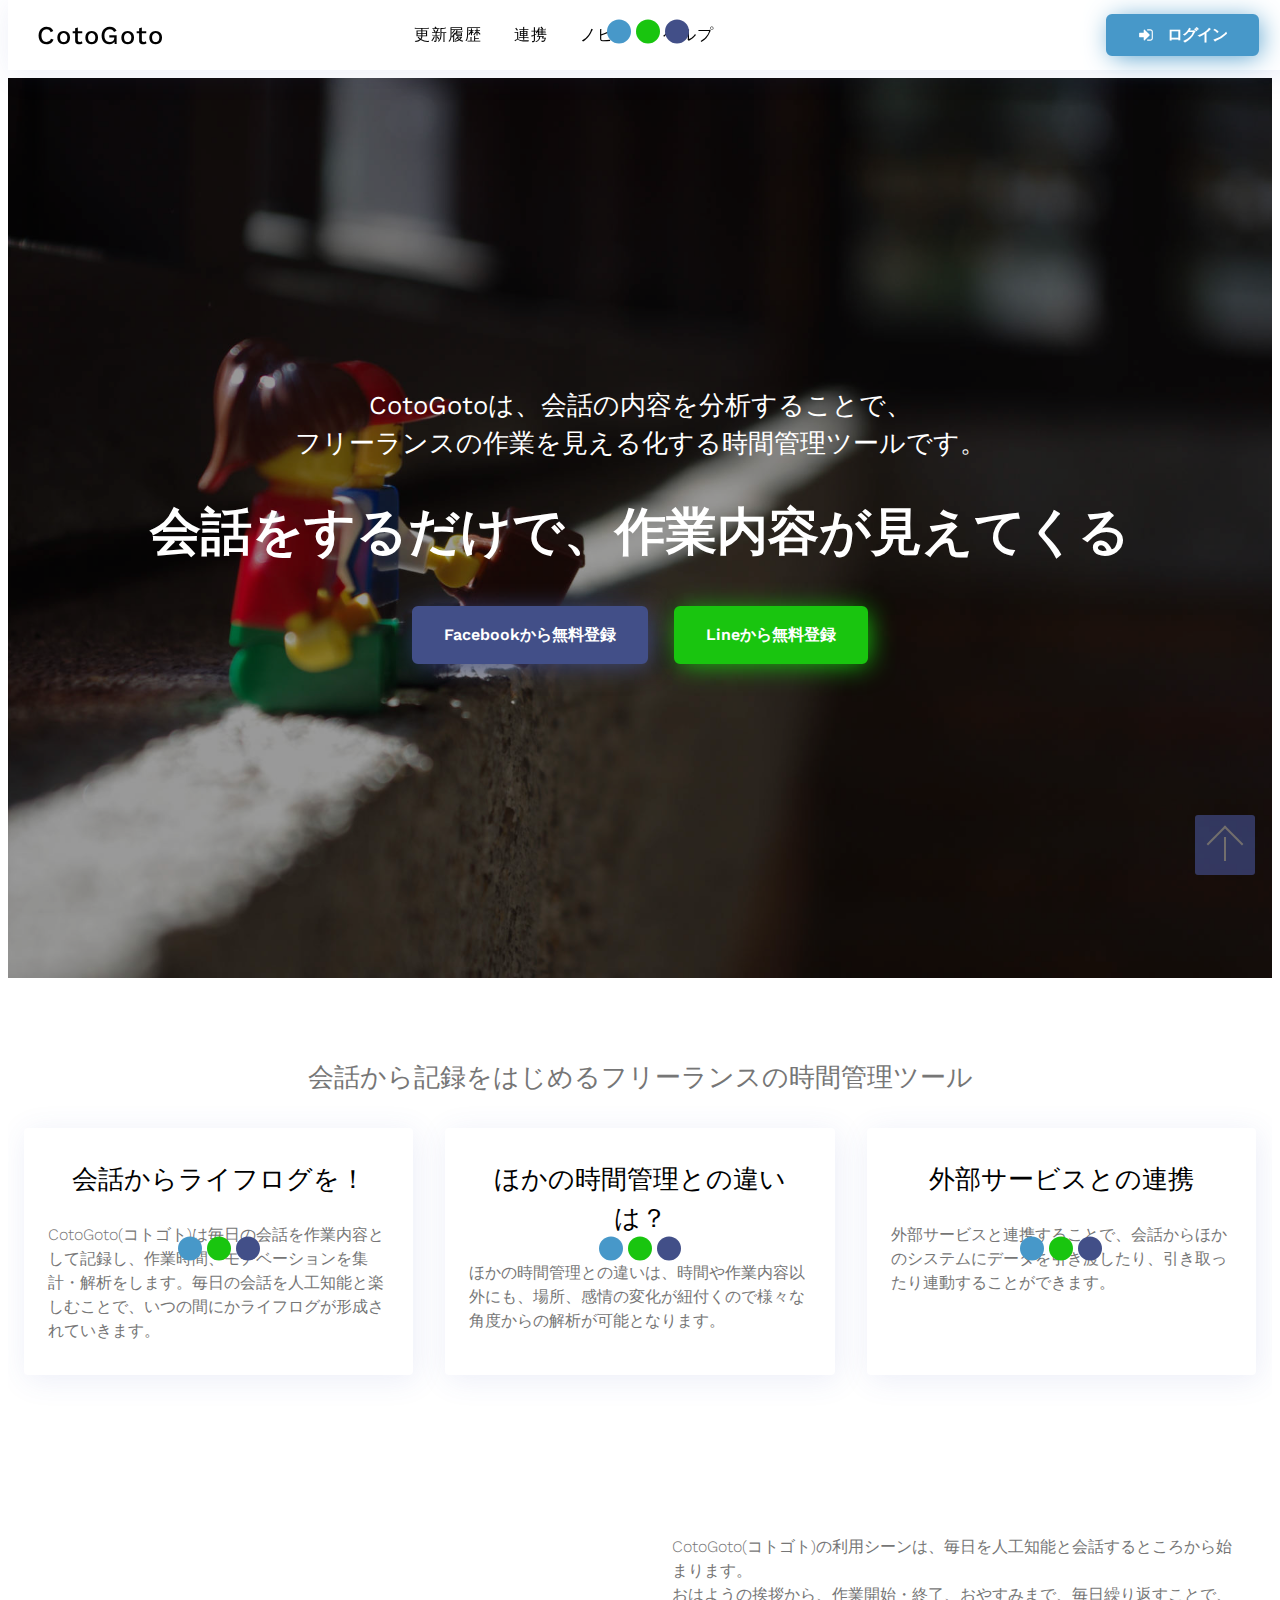
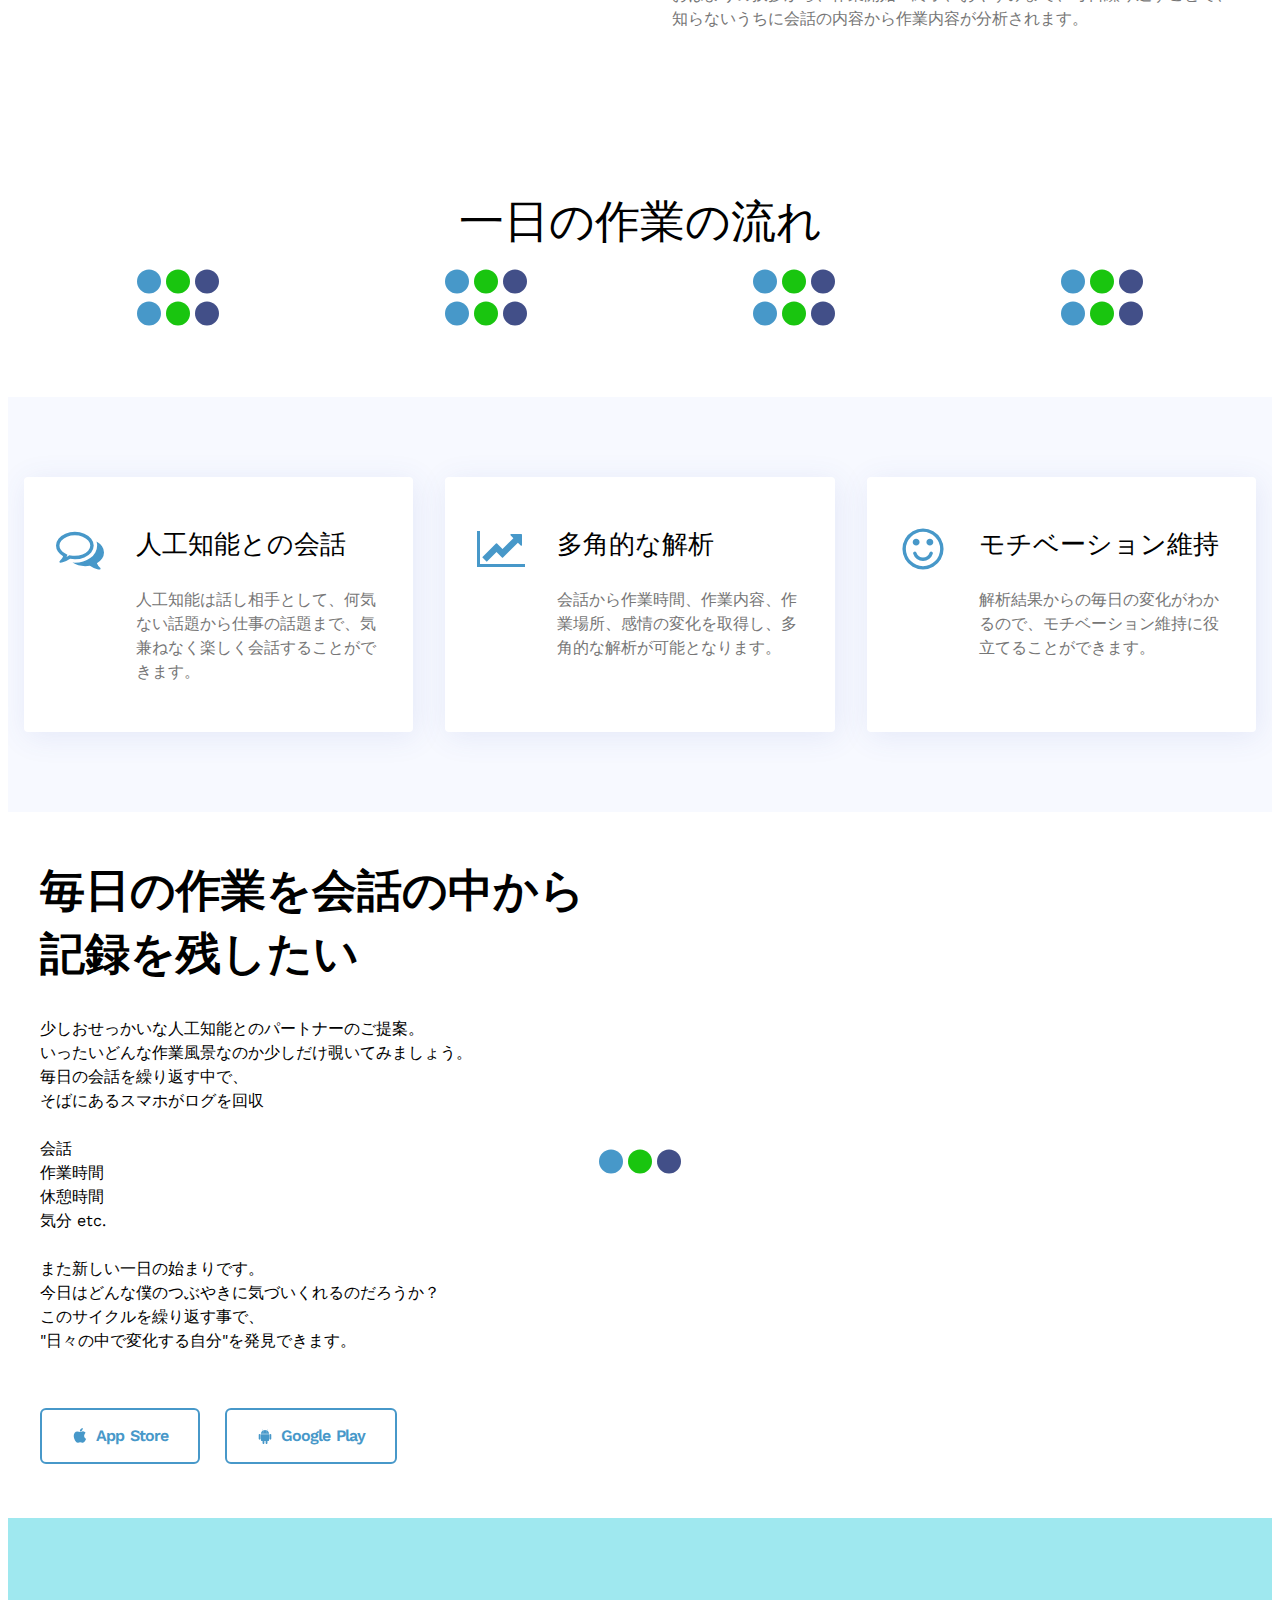
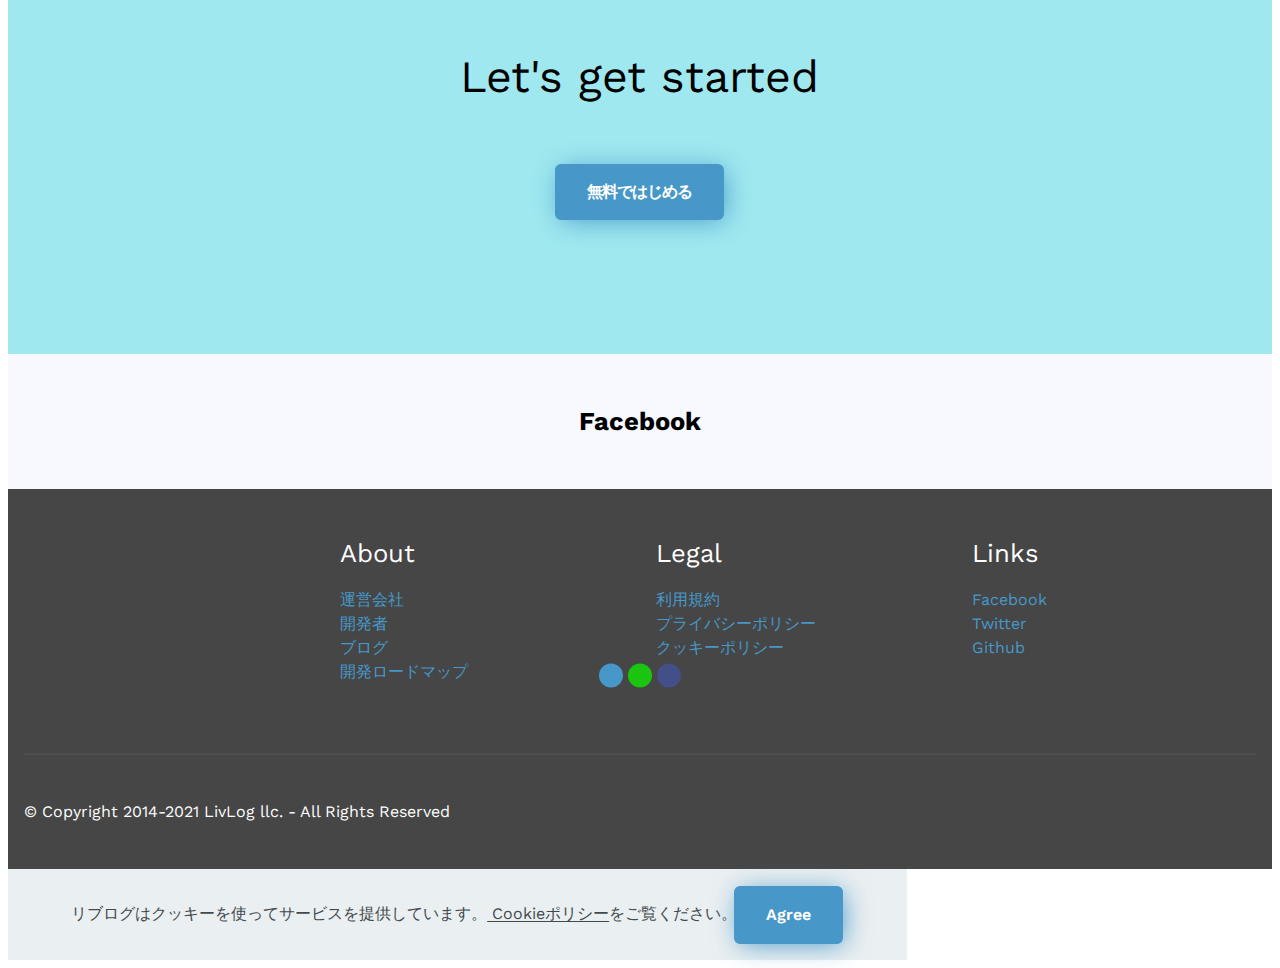
<file: docs/index.html>
<!DOCTYPE html>
<html amp >
<head>
  
  <meta charset="UTF-8">
  <meta http-equiv="X-UA-Compatible" content="IE=edge">
  
  <meta name="viewport" content="width=device-width, initial-scale=1, minimum-scale=1">
  <link rel="shortcut icon" href="assets/images/icon-90x90.png" type="image/x-icon">
  <meta name="description" content="CotoGoto（コトゴト）は、人工知能との会話をライフログとして記録し、ライフログから作業時間（作業場所・プロジェクト単位）を記録、感情解析をしてモチベーションを記録します。解析結果から自分自身を自己管理するためのサービスです。">
  <meta name="amp-script-src" content="">
  
  <title>会話からはじめるフリーランスのための自己管理サービス ・ CotoGoto(コトゴト)</title>
  
<link rel="canonical" href="https://www.cotogoto.ai/">
 <style amp-boilerplate>body{-webkit-animation:-amp-start 8s steps(1,end) 0s 1 normal both;-moz-animation:-amp-start 8s steps(1,end) 0s 1 normal both;-ms-animation:-amp-start 8s steps(1,end) 0s 1 normal both;animation:-amp-start 8s steps(1,end) 0s 1 normal both}@-webkit-keyframes -amp-start{from{visibility:hidden}to{visibility:visible}}@-moz-keyframes -amp-start{from{visibility:hidden}to{visibility:visible}}@-ms-keyframes -amp-start{from{visibility:hidden}to{visibility:visible}}@-o-keyframes -amp-start{from{visibility:hidden}to{visibility:visible}}@keyframes -amp-start{from{visibility:hidden}to{visibility:visible}}</style>
<noscript><style amp-boilerplate>body{-webkit-animation:none;-moz-animation:none;-ms-animation:none;animation:none}</style></noscript>
<link href="https://fonts.googleapis.com/css?family=Work+Sans:100,200,300,400,500,600,700,800,900&display=swap" rel="stylesheet">
 
 <style amp-custom> 
.gdpr-block{padding: 10px;font-size: 14px;display: block;width: 100%;text-align: center;}.gdpr-block.covert {display: none;}.textGDPR{position: relative;}.gdpr-block label span.textGDPR input[name='gdpr']{ width: 15px;height: 15px;margin: 0;position: absolute;top: 3px;left: -20px;}.gdpr-block label{color: #a7a7a7;vertical-align: middle;user-select: none;margin-bottom: 0;}div,span,h1,h2,h3,h4,h5,h6,p,blockquote,a,ol,ul,li,figcaption,textarea,input{font:inherit}*{box-sizing:border-box;outline:none}*:focus{outline:none}body{position:relative;font-style:normal;line-height:1.5;color:#000000}section{background-color:#ffffff;background-position:50% 50%;background-repeat:no-repeat;background-size:cover;overflow:hidden;padding:30px 0}section,.container,.container-fluid{position:relative;word-wrap:break-word}h1,h2,h3,h4,h5,h6{margin:0;padding:0}p,li,blockquote{letter-spacing:0px;line-height:1.7}ul,ol,blockquote,p{margin-bottom:0;margin-top:0}a{cursor:pointer}a,a:hover{text-decoration:none}a.mbr-iconfont:hover{text-decoration:none}h1,h2,h3,h4,h5,h6,.display-1,.display-2,.display-4,.display-5,.display-7{word-break:break-word;word-wrap:break-word}b,strong{font-weight:bold}blockquote{padding:10px 0 10px 20px;position:relative;border-left:3px solid}input:-webkit-autofill,input:-webkit-autofill:hover,input:-webkit-autofill:focus,input:-webkit-autofill:active{transition-delay:9999s;transition-property:background-color,color}html,body{height:auto;min-height:100vh}.mbr-section-title{margin:0;padding:0;font-style:normal;line-height:1.2;width:100%}.mbr-section-subtitle{line-height:1.3;width:100%}.mbr-text{font-style:normal;line-height:1.6;width:100%}.mbr-figure{align-self:center}.btn{text-align:center;position:relative;margin:0.4rem 0.8rem;font-weight:600;border-width:2px;letter-spacing:-1px;word-spacing:1.5px;border-style:solid;font-style:normal;white-space:normal;transition:all 0.2s ease-in-out,box-shadow 2s ease-in-out;display:inline-flex;align-items:center;justify-content:center;word-break:break-word;line-height:1.5}.btn-form{padding:1rem 2rem}.btn-form:hover{cursor:pointer}.note-popover .btn:after{display:none}.card-title{margin:0}.card-img{border-radius:0;width:auto;flex-shrink:0}.card-img img{width:100%}.card{position:relative;background-color:transparent;border:none;border-radius:0;width:100%;padding-left:1rem;padding-right:1rem}@media (max-width: 767px){.card:not(.last-child){padding-bottom:2rem}}.card .card-wrapper{height:100%;box-shadow:2.5px 4.33px 30px 0 rgba(64,87,191,0.1);transition:all 0.3s}.card .card-wrapper:hover{box-shadow:2.5px 4.33px 30px 0 rgba(64,87,191,0.2)}@media (max-width: 767px){.card .card-wrapper{flex-direction:column}}.card img{height:100%;-o-object-fit:cover;object-fit:cover;-o-object-position:center;object-position:center}@media (min-width: 992px){.lg-pb{padding-bottom:3rem}}@media (max-width: 991px){.md-pb{padding-bottom:2rem}}.card-inner,.items-list{display:flex;flex-direction:column}.items-list{list-style-type:none;padding:0}.items-list .list-item{padding:1rem 2rem}.card-head{padding:1.5rem 2rem}.card-price-wrap{padding:1rem 2rem;display:flex;flex-direction:column}.card-button{padding:1rem;margin:0}.gallery-img-wrap{position:relative;height:100%}.gallery-img-wrap:hover{cursor:pointer}.gallery-img-wrap:hover span,.gallery-img-wrap:hover .caption-on-hover{opacity:1}.gallery-img-wrap:hover:after{opacity:0.5}.gallery-img-wrap amp-img{height:100%}.gallery-img-wrap:after{content:"";position:absolute;top:0;bottom:0;left:0;right:0;background:#000;opacity:0;transition:opacity 0.3s;pointer-events:none}.gallery-img-wrap span,.gallery-img-wrap .img-caption{position:absolute;z-index:3;pointer-events:none}.gallery-img-wrap span,.gallery-img-wrap .caption-on-hover{opacity:0;transition:opacity 0.3s}.gallery-img-wrap span{left:50%;top:50%;-webkit-transform:translate(-50%,-50%);transform:translate(-50%,-50%);color:#000;background-color:#fff;font-size:1rem;width:2rem;height:2rem;padding:0.5rem;border-radius:50%}.gallery-img-wrap .img-caption{left:0;right:0}.gallery-img-wrap .img-caption.caption-top{top:0}.gallery-img-wrap .img-caption.caption-bottom{bottom:0}.gallery-img-wrap .img-caption:not(.caption-on-hover):after{content:"";position:absolute;top:0;left:0;right:0;height:100%;transition:opacity 0.3s;z-index:-1;pointer-events:none}.is-builder .gallery-img-wrap span{pointer-events:all}.is-builder .gallery-img-wrap .img-caption>*{pointer-events:all}.icons-list a{margin-right:1rem}.icons-list a:last-child{margin-right:0}.counter-container{position:relative}.counter-container ol li{margin-bottom:2rem}.counter-container.stylizedCounters ol{counter-reset:section}.counter-container.stylizedCounters ol li{z-index:3;list-style:none}.counter-container.stylizedCounters ol li:before{z-index:2;position:absolute;left:0px;counter-increment:section;content:counters(section,".") " ";text-align:center;margin:0 10px;line-height:37px;width:40px;height:40px;transition:all 0.2s;color:#232323;font-size:25px;border-radius:50%;font-weight:bold}.timeline-wrap{position:relative}.timeline-wrap .iconBackground{position:absolute;left:50%;width:20px;height:20px;line-height:30px;text-align:center;border-radius:50%;font-size:30px;display:inline-block;background-color:#232323;top:20px;margin-left:-10px}@media (max-width: 768px){.timeline-wrap .iconBackground{left:0}}.separline{position:relative}@media (max-width: 768px){.separline:not(.last-child){padding-bottom:2rem}}.separline:before{position:absolute;content:"";width:2px;background-color:#232323;left:calc(50% - 1px);height:calc(100% - 20px);top:40px}@media (max-width: 768px){.separline:before{left:0}}amp-image-lightbox a.control{position:absolute;width:32px;height:32px;right:48px;top:32px;z-index:1000}amp-image-lightbox a.control .close{position:relative}amp-image-lightbox a.control .close:before,amp-image-lightbox a.control .close:after{position:absolute;left:15px;content:" ";height:33px;width:2px;background-color:#fff}amp-image-lightbox a.control .close:before{-webkit-transform:rotate(45deg);transform:rotate(45deg)}amp-image-lightbox a.control .close:after{-webkit-transform:rotate(-45deg);transform:rotate(-45deg)}.hidden{visibility:hidden}.super-hide{display:none}.inactive{-webkit-user-select:none;-moz-user-select:none;-ms-user-select:none;user-select:none;pointer-events:none;-webkit-user-drag:none;user-drag:none}.popover-content ul.show{min-height:155px}.mbr-white{color:#ffffff}.mbr-black{color:#000000}.mbr-gray{color:#767676}.align-left{text-align:left}.align-left .list-item{justify-content:flex-start}.align-center{text-align:center}.align-center .list-item{justify-content:center}.align-right{text-align:right}.align-right .list-item{justify-content:flex-end}@media (max-width: 767px){.align-left,.align-center,.align-right{text-align:center}.align-left .list-item,.align-center .list-item,.align-right .list-item{justify-content:center}}.mbr-light{font-weight:300}.mbr-regular{font-weight:400}.mbr-semibold{font-weight:500}.mbr-bold{font-weight:700}.mbr-section-btn{margin-left:-0.8rem;margin-right:-0.8rem;font-size:0}nav .mbr-section-btn{margin-left:0rem;margin-right:0rem}.btn .mbr-iconfont,.btn.btn-sm .mbr-iconfont{cursor:pointer;margin-right:0.5rem}.btn.btn-md .mbr-iconfont,.btn.btn-md .mbr-iconfont{margin-right:0.8rem}[type="submit"]{-webkit-appearance:none}.mbr-fullscreen .mbr-overlay{min-height:100vh}.mbr-fullscreen{display:flex;display:-moz-flex;display:-ms-flex;display:-o-flex;align-items:center;-webkit-align-items:center;min-height:100vh;padding-top:3rem;padding-bottom:3rem}.mbr-overlay{bottom:0;left:0;position:absolute;right:0;top:0;z-index:0}.mbr-parallax-bg{bottom:0;left:0;opacity:0.5;position:absolute;right:0;top:0;z-index:0;background-position:50% 50%;background-repeat:no-repeat;background-size:cover}section.menu{min-height:70px}.menu-container{display:flex;justify-content:space-between;align-items:center;min-height:70px}@media (max-width: 991px){.menu-container{max-width:100%;padding:0 2rem}}@media (max-width: 767px){.menu-container{padding:0 1rem}}.navbar{z-index:100;width:100%}.navbar-fixed-top{position:fixed;top:0}.navbar-brand{display:flex;align-items:center;word-break:break-word;z-index:1}.navbar-logo{margin-right:0.8rem}@media (max-width: 767px){.navbar-logo amp-img{max-height:55px;max-width:55px}}.navbar-caption-wrap{display:flex}.navbar .navbar-collapse{display:flex;flex-basis:auto;align-items:center;justify-content:flex-end}@media (max-width: 991px){.navbar .navbar-collapse{display:none;position:absolute;top:0;right:0;min-height:100vh;padding:70px 2rem 1rem;z-index:1}}@media (max-width: 991px){.navbar.opened .navbar-collapse.show,.navbar.opened .navbar-collapse.collapsing{display:block}.is-builder .navbar-collapse{position:fixed}}.navbar-nav{list-style-type:none;display:flex;flex-wrap:wrap;padding-left:0;min-width:10rem}@media (max-width: 991px){.navbar-nav{flex-direction:column}}.navbar-nav .mbr-iconfont{margin-right:0.2rem}.nav-item{word-break:break-all}.nav-link{display:flex;align-items:center;justify-content:center}.nav-link,.navbar-caption{transition:all 0.2s;letter-spacing:1px}.nav-dropdown .dropdown-menu{min-width:10rem;padding-bottom:1.25rem;padding-top:1.25rem;position:absolute;left:0}.nav-dropdown .dropdown-menu .dropdown-item{line-height:2;display:flex;justify-content:center;align-items:center;padding:0.25rem 1.5rem;white-space:nowrap}.nav-dropdown .dropdown-menu .dropdown{position:relative}.dropdown-menu .dropdown:hover>.dropdown-menu{opacity:1;pointer-events:all}.nav-dropdown .dropdown-submenu{top:0;left:100%;margin:0}.nav-item.dropdown{position:relative}.nav-item.dropdown .dropdown-menu{opacity:0;pointer-events:none}.nav-item.dropdown:hover>.dropdown-menu{opacity:1;pointer-events:all}.link.dropdown-toggle:after{content:"";margin-left:0.25rem;border-top:0.35em solid;border-right:0.35em solid transparent;border-left:0.35em solid transparent;border-bottom:0}.navbar .dropdown.open>.dropdown-menu{display:block}@media (max-width: 991px){.is-builder .nav-dropdown .dropdown-menu{position:relative}.nav-dropdown .dropdown-submenu{left:0}.dropdown-item{padding:0.25rem 1.5rem;margin:0;justify-content:center}.dropdown-item:after{right:auto}.navbar.opened .dropdown-menu{top:0}.dropdown-toggle[data-toggle="dropdown-submenu"]:after{content:"";margin-left:0.25rem;border-top:0.35em solid;border-right:0.35em solid transparent;border-left:0.35em solid transparent;border-bottom:0;top:55%}}.navbar-buttons{display:flex;flex-wrap:wrap;align-items:center;justify-content:center}@media (max-width: 991px){.navbar-buttons{flex-direction:column}}.menu-social-list{display:flex;align-items:center;justify-content:center;flex-wrap:wrap}.menu-social-list a{font-size:1.5rem;margin:0 0.5rem}button.navbar-toggler{position:absolute;right:20px;top:25px;width:31px;height:20px;cursor:pointer;transition:all 0.2s;align-self:center}.hamburger span{position:absolute;right:0;width:30px;height:2px;border-right:5px}.hamburger span:nth-child(1){top:0;transition:all 0.2s}.hamburger span:nth-child(2){top:8px;transition:all 0.15s}.hamburger span:nth-child(3){top:8px;transition:all 0.15s}.hamburger span:nth-child(4){top:16px;transition:all 0.2s}nav.opened .navbar-toggler:not(.hide) .hamburger span:nth-child(1){top:8px;width:0;opacity:0;right:50%;transition:all 0.2s}nav.opened .navbar-toggler:not(.hide) .hamburger span:nth-child(2){-webkit-transform:rotate(45deg);transform:rotate(45deg);transition:all 0.25s}nav.opened .navbar-toggler:not(.hide) .hamburger span:nth-child(3){-webkit-transform:rotate(-45deg);transform:rotate(-45deg);transition:all 0.25s}nav.opened .navbar-toggler:not(.hide) .hamburger span:nth-child(4){top:8px;width:0;opacity:0;right:50%;transition:all 0.2s}.ampstart-btn.hamburger{position:absolute;top:25px;right:15px;margin-left:auto;width:30px;height:20px;background:none;border:none;cursor:pointer;z-index:1000}@media (min-width: 992px){.ampstart-btn,amp-sidebar{display:none}.dropdown-menu .dropdown-toggle:after{content:"";border-bottom:0.35em solid transparent;border-left:0.35em solid;border-right:0;border-top:0.35em solid transparent;margin-left:0.3rem;margin-top:-0.3077em;position:absolute;right:1.1538em;top:50%}}.close-sidebar{width:30px;height:30px;position:relative;cursor:pointer;background-color:transparent;border:none}.close-sidebar span{position:absolute;left:0;width:30px;height:2px;border-right:5px}.close-sidebar span:nth-child(1){-webkit-transform:rotate(45deg);transform:rotate(45deg)}.close-sidebar span:nth-child(2){-webkit-transform:rotate(-45deg);transform:rotate(-45deg)}.builder-sidebar{position:relative;min-height:100vh;z-index:1030;padding:1rem 2rem;max-width:20rem}.builder-sidebar .dropdown:hover>.dropdown-menu{position:relative;text-align:center}section.sidebar-open:before{content:"";position:fixed;top:0;bottom:0;right:0;left:0;background-color:rgba(0,0,0,0.2);z-index:1040}.map-placeholder{display:none}.map-placeholder h4{padding-top:5rem;color:#767676;text-align:center}.google-map{position:relative;width:100%}@media (max-width: 992px){.google-map{padding:0;margin:0}}.google-map [data-state-details]{color:#6b6763;font-family:Montserrat;height:1.5em;margin-top:-0.75em;padding-left:1.25rem;padding-right:1.25rem;position:absolute;text-align:center;top:50%;width:100%}.google-map[data-state]{background:#e9e5dc}.google-map[data-state="loading"] [data-state-details]{display:none}div[submit-success]>*{padding:1rem;margin-bottom:1rem}div[submit-error]>*{padding:1rem;margin-bottom:1rem}textarea[type="hidden"]{display:none}amp-img{width:100%}amp-img img{max-height:100%;max-width:100%}img.mbr-temp{width:100%}.rounded{border-radius:50%}.is-builder .nodisplay+img[async],.is-builder .nodisplay+img[decoding="async"],.is-builder amp-img>a+img[async],.is-builder amp-img>a+img[decoding="async"]{display:none}html:not(.is-builder) amp-img>a{position:absolute;top:0;bottom:0;left:0;right:0;z-index:1}.is-builder .temp-amp-sizer{position:absolute}.is-builder amp-youtube .temp-amp-sizer,.is-builder amp-vimeo .temp-amp-sizer{position:static}.is-builder section.horizontal-menu .ampstart-btn{display:none}.is-builder section.horizontal-menu .dropdown-menu{z-index:auto;opacity:1;pointer-events:auto}.is-builder section.horizontal-menu .nav-dropdown .link.dropdown-toggle[aria-expanded="true"]{margin-right:0;padding:0.667em 1em}.mobirise-spinner{position:absolute;top:50%;left:40%;margin-left:10%;-webkit-transform:translate3d(-50%,-50%,0);z-index:4}.mobirise-spinner em{width:24px;height:24px;background:#3ac;border-radius:100%;display:inline-block;-webkit-animation:slide 1s infinite}.mobirise-spinner em:nth-child(1){-webkit-animation-delay:0.1s}.mobirise-spinner em:nth-child(2){-webkit-animation-delay:0.2s}.mobirise-spinner em:nth-child(3){-webkit-animation-delay:0.3s}@-webkit-keyframes slide{0%{-webkit-transform:scale(1)}50%{opacity:0.3;-webkit-transform:scale(2)}100%{-webkit-transform:scale(1)}}@keyframes slide{0%{-webkit-transform:scale(1)}50%{opacity:0.3;-webkit-transform:scale(2)}100%{-webkit-transform:scale(1)}}.mobirise-loader .amp-active>div{display:none}.container{padding-right:1rem;padding-left:1rem;width:100%;margin-right:auto;margin-left:auto}@media (max-width: 767px){.container{max-width:540px}}@media (min-width: 768px){.container{max-width:720px}}@media (min-width: 992px){.container{max-width:960px}}@media (min-width: 1200px){.container{max-width:1340px}}.container-fluid{width:100%;margin-right:auto;margin-left:auto;padding-left:1rem;padding-right:1rem}.media-container-row{display:flex;flex-wrap:wrap}@media (min-width: 992px){.media-container-row{flex-wrap:nowrap}}.form-block{z-index:1;background-color:transparent;padding:3rem;position:relative;overflow:hidden}.form-block .mbr-overlay{z-index:-1}@media (max-width: 992px){.form-block{padding:1rem}}form input,form textarea,form select{width:100%;border:1px solid #e4e4e4;font-weight:300;letter-spacing:-1px;background-color:white;box-sizing:border-box;padding:1.5rem 0 1.5rem 1.5rem;border-radius:6px;box-shadow:2.5px 4.33px 30px 0 rgba(64,87,191,0.1)}form input:focus,form textarea:focus,form select:focus{outline:none}form input[type="checkbox"],form input[type="radio"]{border:none;background:none;box-shadow:none;width:auto}form .field{padding-top:0.5rem;padding-bottom:0.5rem}form textarea.field-input{height:188px}form .fieldset{display:flex;justify-content:center;flex-wrap:wrap;align-items:center}form .btn{margin:0}.mbr-flex{display:flex}.flex-wrap{flex-wrap:wrap}.mbr-jc-s{justify-content:flex-start}.mbr-jc-c{justify-content:center}.mbr-jc-e{justify-content:flex-end}.mbr-row,.mbr-form-row{display:flex;flex-wrap:wrap;margin-right:-1rem;margin-left:-1rem}.mbr-form-row{margin-right:-0.5rem;margin-left:-0.5rem}.mbr-form-row>[class*="mbr-col"]{padding-left:0.5rem;padding-right:0.5rem}.mbr-row-reverse{flex-direction:row-reverse}.mbr-column{flex-direction:column}@media (max-width: 767px){.mbr-col,.mbr-col-auto{padding-right:1rem;padding-left:1rem}.mbr-col-sm-12{flex:0 0 100%;max-width:100%;padding-right:1rem;padding-left:1rem}}@media (min-width: 768px){.mbr-col{flex:1 1 auto;max-width:100%;padding-right:1rem;padding-left:1rem}.mbr-col-auto{flex:0 0 auto;width:auto;padding-right:1rem;padding-left:1rem}.mbr-col-md-3{flex:0 0 25%;max-width:25%;padding-right:1rem;padding-left:1rem}.mbr-col-md-4{flex:0 0 33.333333%;max-width:33.333333%;padding-right:1rem;padding-left:1rem}.mbr-col-md-5{flex:0 0 41.666667%;max-width:41.666667%;padding-right:1rem;padding-left:1rem}.mbr-col-md-6{flex:0 0 50%;max-width:50%;padding-right:1rem;padding-left:1rem}.mbr-col-md-7{flex:0 0 58.333333%;max-width:58.333333%;padding-right:1rem;padding-left:1rem}.mbr-col-md-8{flex:0 0 66.666667%;max-width:66.666667%;padding-left:1rem;padding-right:1rem}.mbr-col-md-10{flex:0 0 83.333333%;max-width:83.333333%;padding-left:1rem;padding-right:1rem}.mbr-col-md-12{flex:0 0 100%;max-width:100%;padding-right:1rem;padding-left:1rem}}@media (min-width: 992px){.mbr-col-lg-2{flex:0 0 16.666667%;max-width:16.666667%;padding-right:1rem;padding-left:1rem}.mbr-col-lg-3{flex:0 0 25%;max-width:25%;padding-right:1rem;padding-left:1rem}.mbr-col-lg-4{flex:0 0 33.33%;max-width:33.33%;padding-right:1rem;padding-left:1rem}.mbr-col-lg-5{flex:0 0 41.666%;max-width:41.666%;padding-right:1rem;padding-left:1rem}.mbr-col-lg-6{flex:0 0 50%;max-width:50%;padding-right:1rem;padding-left:1rem}.mbr-col-lg-7{flex:0 0 58.333333%;max-width:58.333333%;padding-right:1rem;padding-left:1rem}.mbr-col-lg-8{flex:0 0 66.666667%;max-width:66.666667%;padding-left:1rem;padding-right:1rem}.mbr-col-lg-9{flex:0 0 75%;max-width:75%;padding-left:1rem;padding-right:1rem}.mbr-col-lg-10{flex:0 0 83.3333%;max-width:83.3333%;padding-right:1rem;padding-left:1rem}.mbr-col-lg-12{flex:0 0 100%;max-width:100%;padding-right:1rem;padding-left:1rem}}@media (min-width: 1200px){.mbr-col-xl-7{flex:0 0 58.333333%;max-width:58.333333%;padding-right:1rem;padding-left:1rem}.mbr-col-xl-4{flex:0 0 33.333333%;max-width:33.333333%;padding-right:1rem;padding-left:1rem}.mbr-col-xl-8{flex:0 0 66.666667%;max-width:66.666667%;padding-left:1rem;padding-right:1rem}.mbr-col-xl-5{flex:0 0 41.666667%;max-width:41.666667%}}.btn-icon{display:none}.mbr-pt-1{padding-top:0.5rem}.mbr-pt-2{padding-top:1rem}.mbr-pt-3{padding-top:1.5rem}.mbr-pt-4{padding-top:2rem}.mbr-pt-5{padding-top:3rem}.mbr-pb-1{padding-bottom:0.5rem}.mbr-pb-2{padding-bottom:1rem}.mbr-pb-3{padding-bottom:1.5rem}.mbr-pb-4{padding-bottom:2rem}.mbr-pb-5{padding-bottom:3rem}.mbr-px-1{padding-left:0.5rem;padding-right:0.5rem}.mbr-px-2{padding-left:1rem;padding-right:1rem}.mbr-px-3{padding-left:1.5rem;padding-right:1.5rem}.mbr-px-4{padding-left:2rem;padding-right:2rem}@media (max-width: 991px){.mbr-px-4{padding-left:1rem;padding-right:1rem}}.mbr-px-5{padding-left:3rem;padding-right:3rem}@media (max-width: 991px){.mbr-px-5{padding-left:1rem;padding-right:1rem}}.mbr-m-sub-1{margin-left:-1rem;margin-right:-1rem}@media (max-width: 768px){.mbr-m-sub-1{margin-left:0;margin-right:0}}.mbr-py-1{padding-top:0.5rem;padding-bottom:0.5rem}.mbr-py-2{padding-top:1rem;padding-bottom:1rem}@media (max-width: 767px){.mbr-py-2{padding-top:0rem;padding-bottom:0rem}}.mbr-py-3{padding-top:1.5rem;padding-bottom:1.5rem}@media (max-width: 991px){.mbr-py-3{padding-top:1rem;padding-bottom:1rem}}.mbr-py-4{padding-top:2rem;padding-bottom:2rem}@media (max-width: 991px){.mbr-py-4{padding-top:1rem;padding-bottom:1rem}}.mbr-py-5{padding-top:3rem;padding-bottom:3rem}@media (max-width: 991px){.mbr-py-5{padding-top:1rem;padding-bottom:1rem}}.mbr-p-1{padding:0.5rem}.mbr-p-2{padding:1rem}.mbr-p-3{padding:1.5rem}@media (max-width: 991px){.mbr-p-3{padding:1rem}}.mbr-p-4{padding:2rem}@media (max-width: 991px){.mbr-p-4{padding:1rem}}.mbr-p-5{padding:3rem}@media (max-width: 991px){.mbr-p-5{padding:1rem}}.mbr-ml-auto{margin-left:auto}.mbr-mr-auto{margin-right:auto}.mbr-m-auto{margin:auto}amp-img,img{height:100%;width:100%}amp-sidebar{background:transparent}#scrollToTopMarker{position:absolute;width:0px;height:0px;top:300px}#scrollToTopButton{position:fixed;bottom:25px;right:25px;opacity:0.4;z-index:5000;font-size:32px;height:60px;width:60px;border:none;border-radius:3px;cursor:pointer}#scrollToTopButton:focus{outline:none}#scrollToTopButton a:before{content:"";position:absolute;height:40%;top:36%;width:2px;left:calc(50% - 1px)}#scrollToTopButton a:after{content:"";position:absolute;border-top:2px solid;border-right:2px solid;width:40%;height:40%;left:calc(30% - 1px);bottom:30%;-webkit-transform:rotate(-45deg);transform:rotate(-45deg)}.is-builder #scrollToTopButton a:after{left:30%}.is-builder .menu{overflow:visible}input::-webkit-input-placeholder,textarea::-webkit-input-placeholder{color:#d1d1d1}.card-wrapper{border-radius:4px;overflow:hidden;z-index:2}.form-check{margin-bottom:0}.form-check-label{padding-left:0}.form-check-input{position:relative;margin:4px}.form-check-inline{display:inline-flex;align-items:center;padding-left:0;margin-right:.75rem}
body{font-family: Work Sans;}blockquote{border-color: #4798c9;}div[submit-success] > *{background: #424f88;color: #ffffff;}div[submit-error] > *{background: #b2ccd2;color: #000000;}.display-1{font-family: 'Work Sans',sans-serif;font-size: 3.2rem;line-height: 1.1;}.display-2{font-family: 'Work Sans',sans-serif;font-size: 2.8rem;line-height: 1.4;}.display-4{font-family: 'Work Sans',sans-serif;font-size: 1rem;line-height: 1.4;}.display-5{font-family: 'Work Sans',sans-serif;font-size: 1.6rem;line-height: 1.5;}.display-7{font-family: 'Work Sans',sans-serif;font-size: 1rem;line-height: 1.5;letter-spacing: normal;}.mbr-form input,.mbr-form textarea,.mbr-form select{font-family: 'Work Sans',sans-serif;font-size: 1rem;line-height: 1;}@media (max-width: 768px){.display-1{font-size: 2.56rem;font-size: calc( 1.77rem + (3.2 - 1.77) * ((100vw - 20rem) / (48 - 20)));line-height: calc( 1.4 * (1.77rem + (3.2 - 1.77) * ((100vw - 20rem) / (48 - 20))));}.display-2{font-size: 2.24rem;font-size: calc( 1.63rem + (2.8 - 1.63) * ((100vw - 20rem) / (48 - 20)));line-height: calc( 1.4 * (1.63rem + (2.8 - 1.63) * ((100vw - 20rem) / (48 - 20))));}.display-4{font-size: 0.8rem;font-size: calc( 1rem + (1 - 1) * ((100vw - 20rem) / (48 - 20)));line-height: calc( 1.4 * (1rem + (1 - 1) * ((100vw - 20rem) / (48 - 20))));}.display-5{font-size: 1.28rem;font-size: calc( 1.21rem + (1.6 - 1.21) * ((100vw - 20rem) / (48 - 20)));line-height: calc( 1.4 * (1.21rem + (1.6 - 1.21) * ((100vw - 20rem) / (48 - 20))));}.display-7{font-size: 0.8rem;font-size: calc( 1rem + (1 - 1) * ((100vw - 20rem) / (48 - 20)));line-height: calc( 1.4 * (1rem + (1 - 1) * ((100vw - 20rem) / (48 - 20))));}}.btn{transition: all 0.3s;padding: 15px 30px;border-radius: 6px;}.btn-sm{padding: 15px 30px;border-radius: 6px;}.btn-md{padding: 15px 30px;border-radius: 6px;}.btn-lg{padding: 15px 30px;border-radius: 6px;}.bg-primary{background-color: #4798c9;}.bg-success{background-color: #424f88;}.bg-info{background-color: #5ba533;}.bg-warning{background-color: #465052;}.bg-danger{background-color: #b2ccd2;}.btn-secondary{box-shadow: 3px 3px 27px -3px #19c50f;}.btn-secondary,.btn-secondary:active,.btn-secondary.active{background-color: #19c50f;border-color: #19c50f;color: #ffffff;}.btn-secondary:hover,.btn-secondary:focus,.btn-secondary.focus{background-color: #000000;border-color: #000000;color: #ffffff;}.btn-secondary.disabled,.btn-secondary:disabled{color: #ffffff;background-color: #000000;border-color: #000000;}.btn-secondary:hover{box-shadow: none;}.btn-info{box-shadow: 3px 3px 27px -3px #5ba533;}.btn-info,.btn-info:active,.btn-info.active{background-color: #5ba533;border-color: #5ba533;color: #ffffff;}.btn-info:hover,.btn-info:focus,.btn-info.focus{background-color: #000000;border-color: #000000;color: #ffffff;}.btn-info.disabled,.btn-info:disabled{color: #ffffff;background-color: #000000;border-color: #000000;}.btn-info:hover{box-shadow: none;}.btn-success{box-shadow: 3px 3px 27px -3px #424f88;}.btn-success,.btn-success:active,.btn-success.active{background-color: #424f88;border-color: #424f88;color: #ffffff;}.btn-success:hover,.btn-success:focus,.btn-success.focus{background-color: #000000;border-color: #000000;color: #ffffff;}.btn-success.disabled,.btn-success:disabled{color: #ffffff;background-color: #000000;border-color: #000000;}.btn-success:hover{box-shadow: none;}.btn-warning{box-shadow: 3px 3px 27px -3px #465052;}.btn-warning,.btn-warning:active,.btn-warning.active{background-color: #465052;border-color: #465052;color: #ffffff;}.btn-warning:hover,.btn-warning:focus,.btn-warning.focus{background-color: #000000;border-color: #000000;color: #ffffff;}.btn-warning.disabled,.btn-warning:disabled{color: #ffffff;background-color: #000000;border-color: #000000;}.btn-warning:hover{box-shadow: none;}.btn-danger{box-shadow: 3px 3px 27px -3px #b2ccd2;}.btn-danger,.btn-danger:active,.btn-danger.active{background-color: #b2ccd2;border-color: #b2ccd2;color: #ffffff;}.btn-danger:hover,.btn-danger:focus,.btn-danger.focus{background-color: #000000;border-color: #000000;color: #ffffff;}.btn-danger.disabled,.btn-danger:disabled{color: #ffffff;background-color: #000000;border-color: #000000;}.btn-danger:hover{box-shadow: none;}.btn-primary{box-shadow: 3px 3px 27px -3px #4798c9;}.btn-primary,.btn-primary:active,.btn-primary.active{background-color: #4798c9;border-color: #4798c9;color: #ffffff;}.btn-primary:hover,.btn-primary:focus,.btn-primary.focus{background-color: #000000;border-color: #000000;color: #ffffff;}.btn-primary.disabled,.btn-primary:disabled{color: #ffffff;background-color: #000000;border-color: #000000;}.btn-primary:hover{box-shadow: none;}.btn-black{box-shadow: 3px 3px 27px -3px #010101;}.btn-black,.btn-black:active,.btn-black.active{background-color: #010101;border-color: #010101;color: #ffffff;}.btn-black:hover,.btn-black:focus,.btn-black.focus{background-color: #000000;border-color: #000000;color: #ffffff;}.btn-black.disabled,.btn-black:disabled{color: #ffffff;background-color: #000000;border-color: #000000;}.btn-black:hover{box-shadow: none;}.btn-white,.btn-white:active,.btn-white.active{background-color: #fcfcfc;border-color: #fcfcfc;color: #7d7d7d;}.btn-white:hover,.btn-white:focus,.btn-white.focus{background-color: #000000;border-color: #000000;color: #7d7d7d;}.btn-white.disabled,.btn-white:disabled{color: #7d7d7d;background-color: #000000;border-color: #000000;}.btn-primary-outline,.btn-primary-outline:active,.btn-primary-outline.active{background: none;border-color: #4798c9;color: #4798c9;}.btn-primary-outline:hover,.btn-primary-outline:focus,.btn-primary-outline.focus{color: #ffffff;background-color: #4798c9;border-color: #4798c9;box-shadow: 3px 3px 27px -3px #4798c9;}.btn-primary-outline.disabled,.btn-primary-outline:disabled{color: #ffffff;background-color: #4798c9;border-color: #4798c9;}.btn-secondary-outline,.btn-secondary-outline:active,.btn-secondary-outline.active{background: none;border-color: #19c50f;color: #19c50f;}.btn-secondary-outline:hover,.btn-secondary-outline:focus,.btn-secondary-outline.focus{color: #ffffff;background-color: #19c50f;border-color: #19c50f;box-shadow: 3px 3px 27px -3px #19c50f;}.btn-secondary-outline.disabled,.btn-secondary-outline:disabled{color: #ffffff;background-color: #19c50f;border-color: #19c50f;}.btn-info-outline,.btn-info-outline:active,.btn-info-outline.active{background: none;border-color: #5ba533;color: #5ba533;}.btn-info-outline:hover,.btn-info-outline:focus,.btn-info-outline.focus{color: #ffffff;background-color: #5ba533;border-color: #5ba533;box-shadow: 3px 3px 27px -3px #5ba533;}.btn-info-outline.disabled,.btn-info-outline:disabled{color: #ffffff;background-color: #5ba533;border-color: #5ba533;}.btn-success-outline,.btn-success-outline:active,.btn-success-outline.active{background: none;border-color: #424f88;color: #424f88;}.btn-success-outline:hover,.btn-success-outline:focus,.btn-success-outline.focus{color: #ffffff;background-color: #424f88;border-color: #424f88;box-shadow: 3px 3px 27px -3px #424f88;}.btn-success-outline.disabled,.btn-success-outline:disabled{color: #ffffff;background-color: #424f88;border-color: #424f88;}.btn-warning-outline,.btn-warning-outline:active,.btn-warning-outline.active{background: none;border-color: #465052;color: #465052;}.btn-warning-outline:hover,.btn-warning-outline:focus,.btn-warning-outline.focus{color: #ffffff;background-color: #465052;border-color: #465052;box-shadow: 3px 3px 27px -3px #465052;}.btn-warning-outline.disabled,.btn-warning-outline:disabled{color: #ffffff;background-color: #465052;border-color: #465052;}.btn-danger-outline,.btn-danger-outline:active,.btn-danger-outline.active{background: none;border-color: #b2ccd2;color: #b2ccd2;}.btn-danger-outline:hover,.btn-danger-outline:focus,.btn-danger-outline.focus{color: #ffffff;background-color: #b2ccd2;border-color: #b2ccd2;box-shadow: 3px 3px 27px -3px #b2ccd2;}.btn-danger-outline.disabled,.btn-danger-outline:disabled{color: #ffffff;background-color: #b2ccd2;border-color: #b2ccd2;}.btn-black-outline,.btn-black-outline:active,.btn-black-outline.active{background: none;border-color: #010101;color: #010101;}.btn-black-outline:hover,.btn-black-outline:focus,.btn-black-outline.focus{color: #ffffff;background-color: #010101;border-color: #010101;box-shadow: 3px 3px 27px -3px #010101;}.btn-black-outline.disabled,.btn-black-outline:disabled{color: #ffffff;background-color: #010101;border-color: #010101;}.btn-white-outline,.btn-white-outline:active,.btn-white-outline.active{background: none;border-color: #fcfcfc;color: #fcfcfc;}.btn-white-outline:hover,.btn-white-outline:focus,.btn-white-outline.focus{color: #7d7d7d;background-color: #fcfcfc;border-color: #fcfcfc;box-shadow: 3px 3px 27px -3px #fcfcfc;}.btn-white-outline.disabled,.btn-white-outline:disabled{color: #7d7d7d;background-color: #fcfcfc;border-color: #fcfcfc;}.text-primary{color: #4798c9;}.text-secondary{color: #19c50f;}.text-success{color: #424f88;}.text-info{color: #5ba533;}.text-warning{color: #465052;}.text-danger{color: #b2ccd2;}.text-white{color: #fcfcfc;}.text-black{color: #010101;}a[class*="text-"],.amp-iconfont{transition: 0.2s ease-in-out;}.amp-iconfont{color: #4798c9;}a.text-primary:hover,a.text-primary:focus{color: #1b435c;}a.text-secondary:hover,a.text-secondary:focus{color: #073704;}a.text-success:hover,a.text-success:focus{color: #101321;}a.text-info:hover,a.text-info:focus{color: #1b300f;}a.text-warning:hover,a.text-warning:focus{color: #000000;}a.text-danger:hover,a.text-danger:focus{color: #578994;}a.text-white:hover,a.text-white:focus{color: #e6e6e6;}a.text-black:hover,a.text-black:focus{color: #cccccc;}.alert-success{background-color: #424f88;}.alert-info{background-color: #5ba533;}.alert-warning{background-color: #465052;}.alert-danger{background-color: #b2ccd2;}.mbr-plan-header.bg-primary .mbr-plan-subtitle,.mbr-plan-header.bg-primary .mbr-plan-price-desc{color: #e5f0f7;}.mbr-plan-header.bg-success .mbr-plan-subtitle,.mbr-plan-header.bg-success .mbr-plan-price-desc{color: #8591c4;}.mbr-plan-header.bg-info .mbr-plan-subtitle,.mbr-plan-header.bg-info .mbr-plan-price-desc{color: #9fd880;}.mbr-plan-header.bg-warning .mbr-plan-subtitle,.mbr-plan-header.bg-warning .mbr-plan-price-desc{color: #bac2c4;}.mbr-plan-header.bg-danger .mbr-plan-subtitle,.mbr-plan-header.bg-danger .mbr-plan-price-desc{color: #ffffff;}.mobirise-spinner em:nth-child(1){background: #4798c9;}.mobirise-spinner em:nth-child(2){background: #19c50f;}.mobirise-spinner em:nth-child(3){background: #424f88;}#scrollToTopButton{background-color: #6278df;}#scrollToTopButton a:before{background: #ffffff;}#scrollToTopButton a:after{border-top-color: #ffffff;border-right-color: #ffffff;}.display-1 .mbr-iconfont-btn{font-size: 3.2rem;width: 3.2rem;}.display-2 .mbr-iconfont-btn{font-size: 2.8rem;width: 2.8rem;}.display-4 .mbr-iconfont-btn{font-size: 1rem;width: 1rem;}.display-5 .mbr-iconfont-btn{font-size: 1.6rem;width: 1.6rem;}.display-7 .mbr-iconfont-btn{font-size: 1rem;width: 1rem;}form input:not([type="checkbox"]):not([type="radio"]),form textarea,form select{transition: all 0.3s;}form input:not([type="checkbox"]):not([type="radio"]):focus,form textarea:focus,form select:focus{border-color: #4798c9;box-shadow: 3px 3px 27px -3px #4798c9;}.cid-riSi1GWWmG{background-color: #ffffff;overflow: visible;}.cid-riSi1GWWmG .navbar{background: #ffffff;box-shadow: 2.5px 4.33px 30px 0 rgba(64,87,191,0.1);}.cid-riSi1GWWmG .dropdown-menu{box-shadow: 5px 7px 8px -3px rgba(64,87,191,0.1);}.cid-riSi1GWWmG .dropdown-item{border-bottom: 1px solid #e6e6e6;}.cid-riSi1GWWmG .navbar-brand amp-img{height: 45px;width: 45px;}.cid-riSi1GWWmG .navbar-caption{line-height: inherit;}.cid-riSi1GWWmG .nav-dropdown .dropdown-menu{padding-bottom: 0;padding-top: 0.5rem;}.cid-riSi1GWWmG .nav-dropdown .dropdown-menu .dropdown-item{justify-content: flex-start;padding: 0.5rem 1.5rem;}.cid-riSi1GWWmG .btn{padding: 8px 30px;}.cid-riSi1GWWmG .navbar .navbar-collapse{width: 70%;justify-content: space-between;}@media (max-width: 991px){.cid-riSi1GWWmG .navbar .navbar-collapse{background: #ffffff;}}.cid-riSi1GWWmG .nav-link{margin: 0.667em 1em;padding: 0;}.cid-riSi1GWWmG .dropdown-item.active,.cid-riSi1GWWmG .dropdown-item:active{background-color: transparent;}.cid-riSi1GWWmG .dropdown-menu{background: #ffffff;}.cid-riSi1GWWmG .hamburger span{background-color: #232323;}.cid-riSi1GWWmG .builder-sidebar{background-color: #ffffff;}.cid-riSi1GWWmG .close-sidebar:focus{outline: 2px auto #4798c9;}.cid-riSi1GWWmG .close-sidebar span{background-color: #232323;}.cid-riSi1GWWmG .link:hover,.cid-riSi1GWWmG .dropdown-item:hover{color: #4798c9;}.cid-riSi1GWWmG .amp-iconfont{font-size: 1.5rem;width: 1.5rem;}.cid-riSsfrYv07{background-image: url("assets/images/imgp0095-2000x1328.jpg");}.cid-riSsfrYv07 .mbr-overlay{background: #000000;opacity: 0.4;}.cid-riSsfrYv07 .btn-white:hover{background: #4798c9;border: 2px solid #4798c9;color: white;}.cid-riSuWEFQ9j{padding-top: 5rem;padding-bottom: 5rem;background-color: #ffffff;}@media (max-width: 991px){.cid-riSuWEFQ9j .card-wrapper{flex-wrap: wrap;}}.cid-riSuWEFQ9j .btn-primary-outline{border: none;font-weight: 400;border-bottom: 2px solid #4798c9;border-radius: 0px;padding: 0;opacity: 0.6;}.cid-riSuWEFQ9j .btn-primary-outline:hover,.cid-riSuWEFQ9j .btn-primary-outline:focus{border: none;color: #4798c9;background: transparent;border-bottom: 2px solid #4798c9;border-radius: 0px;box-shadow: none;}.cid-riSuWEFQ9j .card-box{width: 100%;padding: 2rem 1.5rem;}@media (max-width: 767px){.cid-riSuWEFQ9j .card-box{padding: 2rem 1rem;}}.cid-riSuWEFQ9j .card-text,.cid-riSuWEFQ9j .card-btn,.cid-riSuWEFQ9j .card-img{text-align: left;}.cid-riSHD1nYVU{padding-top: 5rem;padding-bottom: 5rem;background-color: #ffffff;}@media (max-width: 992px){.cid-riSHD1nYVU .mbr-row > *{padding: 0;}}.cid-riSHD1nYVU .title-block{margin: auto;width: 100%;}@media (max-width: 992px){.cid-riSHD1nYVU .title-wrap{margin-bottom: 2rem;}}.cid-riSmZbbamm{padding-top: 5rem;padding-bottom: 5rem;background-color: #ffffff;}.cid-riSmZbbamm amp-img,.cid-riSmZbbamm img{height: auto;width: 100%;object-fit: contain;}.cid-riSmZbbamm .gallery-row{padding-left: 0;padding-right: 0;}@media (max-width: 992px){.cid-riSmZbbamm .gallery-row{justify-content: center;}}@media (max-width: 768px){.cid-riSmZbbamm .gallery-row,.cid-riSmZbbamm .gallery-item{padding-left: 0rem;padding-right: 0rem;}}.cid-riSmZbbamm .gallery-item:nth-last-child(1),.cid-riSmZbbamm .gallery-row:nth-last-child(1){padding-bottom: 0;}.cid-riSmZbbamm .gallery-img-wrap:hover:after{opacity: 0.7;}.cid-riSmZbbamm .gallery-img-wrap:after{background: #6278df;}@media (max-width: 767px){.cid-riSmZbbamm a.control{right: 20px;}}.cid-riT5dzN6Vz{padding-top: 5rem;padding-bottom: 5rem;background-color: #f7f9ff;}.cid-riT5dzN6Vz .card-wrapper{padding: 3rem 2rem;background: #ffffff;}@media (max-width: 991px){.cid-riT5dzN6Vz .card-wrapper{flex-wrap: wrap;}}.cid-riT5dzN6Vz .card-img{padding-right: 2rem;}.cid-riT5dzN6Vz .card-img .amp-iconfont{color: #4798c9;transition: color 0.2s;}@media (min-width: 768px){.cid-riT5dzN6Vz .card-img .amp-iconfont{font-size: 3rem;width: 3rem;}}@media (max-width: 767px){.cid-riT5dzN6Vz .card-img .amp-iconfont{font-size: 2.5rem;width: 2.5rem;}}@media (max-width: 767px){.cid-riT5dzN6Vz .card-wrapper{padding: 2rem 1rem;}}.cid-rQtslIdM0N{padding-top: 3rem;padding-bottom: 3rem;align-items: center;display: flex;background-color: #ffffff;}@media (max-width: 992px){.cid-rQtslIdM0N .mbr-row .image-wrap{padding-bottom: 2rem;}}@media (max-width: 992px){.cid-rQtslIdM0N .mbr-row > *{padding: 0;}}.cid-rQtslIdM0N .title-block{margin: auto;width: 100%;}@media (max-width: 992px){.cid-rQtslIdM0N .title-wrap{margin-bottom: 2rem;}}.cid-rQtslIdM0N .mbr-section-btn,.cid-rQtslIdM0N .mbr-text{text-align: left;}.cid-rQtslIdM0N .mbr-section-subtitle,.cid-rQtslIdM0N .mbr-section-btn{text-align: left;}.cid-rSVLxkHJb3{padding-top: 8rem;padding-bottom: 8rem;background-color: #9fe8ef;}.cid-rQtmLHB1Ex{padding-top: 3rem;padding-bottom: 3rem;background-color: #f7f9ff;}.cid-rQtmLHB1Ex .facebook-page-wrapper{margin: auto;max-width: 500px;}@media (max-width: 499){.cid-rQtmLHB1Ex .facebook-page-wrapper{width: 100%;}}.cid-ssqJGdAZcR{padding-top: 45px;padding-bottom: 45px;background-color: #464646;}.cid-ssqJGdAZcR amp-img{text-align: center;width: 58%;}.cid-ssqJGdAZcR .group-title{padding-bottom: 0;margin-bottom: 1rem;padding-top: 0;color: #ffffff;}.cid-ssqJGdAZcR .image-block{display: flex;-webkit-align-items: center;align-items: center;}.cid-ssqJGdAZcR .item{margin: 0;padding-bottom: 0;padding-top: 0;color: #ffffff;}.cid-ssqJGdAZcR hr{margin: 45px 0 0 0;border-color: #fff;opacity: .05;}.cid-ssqJGdAZcR .mbr-text{padding: 0;padding-top: 45px;margin: 0;}@media (max-width: 767px){.cid-ssqJGdAZcR .items-col{text-align: center;margin: 2rem 0;}.cid-ssqJGdAZcR amp-img{text-align: center;width: 100%;height: 100%;}}.cid-ssqJGdAZcR .item,.cid-ssqJGdAZcR .items{text-align: left;}
[class*="-iconfont"]{display: inline-flex;}</style>
 
  <script async  src="https://cdn.ampproject.org/v0.js"></script>
  <script async custom-element="amp-analytics" src="https://cdn.ampproject.org/v0/amp-analytics-0.1.js"></script>
  <script async custom-element="amp-animation" src="https://cdn.ampproject.org/v0/amp-animation-0.1.js"></script>
  <script async custom-element="amp-position-observer" src="https://cdn.ampproject.org/v0/amp-position-observer-0.1.js"></script>
  <script async custom-element="amp-sidebar" src="https://cdn.ampproject.org/v0/amp-sidebar-0.1.js"></script>
  <script async custom-element="amp-youtube" src="https://cdn.ampproject.org/v0/amp-youtube-0.1.js"></script>
  <script async custom-element="amp-image-lightbox" src="https://cdn.ampproject.org/v0/amp-image-lightbox-0.1.js"></script>
  <script async custom-element="amp-facebook-page" src="https://cdn.ampproject.org/v0/amp-facebook-page-0.1.js"></script>
  
  
  <meta name="keywords" content="作業管理, 勤怠管理, 自己管理, コトゴト, 記録, 気持ち, 毎日, 会話, 作業, 内容, 解析, ニコニコカレンダー, 人工知能, cotogoto, タイムトラッキング" />
<meta name="author" content="LivLog llc." />
<meta name="apple-itunes-app" content="app-id=987047565,app-argument=scheme://params" />
<meta name="twitter:card" content="summary" />
<meta name="twitter:site" content="@cotogoto_ai" />
<meta name="twitter:title" content="会話からはじめるフリーランスのための自己管理サービス ・ CotoGoto(コトゴト)" />
<meta name="twitter:url" content="https://www.cotogoto.ai/" />
<meta name="twitter:image" content="https://app.cotogoto.ai/2_5/2_0/images/image.jpg" />
<meta name="twitter:description" content="CotoGoto（コトゴト）は、人工知能との会話をライフログとして記録し、ライフログから作業時間（作業場所・プロジェクト単位）を記録、感情解析をしてモチベーションを記録します。解析結果から自分自身を自己管理するためのサービスです。" />
<meta property="og:title" content="会話からはじめるフリーランスのための自己管理サービス ・ CotoGoto(コトゴト)" />
<meta property="og:type" content="website" />
<meta property="og:url" content="https://www.cotogoto.ai/" />
<meta property="og:image" content="https://app.cotogoto.ai/2_5/2_0/images/image.jpg" />
<meta property="og:site_name" content="CotoGoto(コトゴト)" />
<meta property="og:description" content="CotoGoto（コトゴト）は、人工知能との会話をライフログとして記録し、ライフログから作業時間（作業場所・プロジェクト単位）を記録、感情解析をしてモチベーションを記録します。解析結果から自分自身を自己管理するためのサービスです。" />
<meta property="fb:app_id" content="224818740984759" />
<script async custom-element="amp-addthis"
    src="https://cdn.ampproject.org/v0/amp-addthis-0.1.js"></script>
  <script async custom-element="amp-user-notification" src="https://cdn.ampproject.org/v0/amp-user-notification-0.1.js"></script>
  </head>
<body><div id="top-page"></div>                                         <amp-animation id="showScrollToTopAnim" layout="nodisplay">                                             <script type="application/json">                                             {                                                 "duration": "200ms",                                                 "fill": "both",                                                 "iterations": "1",                                                 "direction": "alternate",                                                 "animations": [                                                     {                                                         "selector": "#scrollToTopButton",                                                         "keyframes": [                                                             { "opacity": "0.4", "visibility": "visible" }                                                         ]                                                     }                                                 ]                                             }                                             </script>                                         </amp-animation>                                         <amp-animation id="hideScrollToTopAnim" layout="nodisplay">                                             <script type="application/json">                                             {                                                 "duration": "200ms",                                                 "fill": "both",                                                 "iterations": "1",                                                 "direction": "alternate",                                                 "animations": [                                                     {                                                         "selector": "#scrollToTopButton",                                                         "keyframes": [                                                             { "opacity": "0", "visibility": "hidden" }                                                         ]                                                     }                                                 ]                                             }                                             </script>                                         </amp-animation>                                         <div id="scrollToTopMarker">                                             <amp-position-observer on="enter:hideScrollToTopAnim.start; exit:showScrollToTopAnim.start" layout="nodisplay">                                             </amp-position-observer>                                         </div><amp-sidebar id="sidebar" class="cid-riSi1GWWmG" layout="nodisplay" side="right">
		<div class="builder-sidebar" id="builder-sidebar">
			<button on="tap:sidebar.close" class="close-sidebar">
				<span></span>
				<span></span>
			</button>
		
				
				<!-- NAVBAR ITEMS -->
				<ul class="navbar-nav nav-dropdown" data-app-modern-menu="true"><li class="nav-item"><a class="nav-link mbr-regular link text-black display-4" href="https://headwayapp.co/cotogoto-news" target="_blank">更新履歴<br></a></li><li class="nav-item">
						<a class="nav-link mbr-regular link text-black display-4" href="integration.html">連携</a>
					</li><li class="nav-item">
						<a class="nav-link mbr-regular link text-black text-primary display-4" href="https://noby.love/" target="_blank">ノビィ</a>
					</li>
					<li class="nav-item"><a class="nav-link mbr-regular link text-black display-4" href="https://docs.cotogoto.ai/" target="_blank">ヘルプ<br></a></li></ul>
				<!-- NAVBAR ITEMS END -->
				<!-- SOCIAL ICON -->
				
				<!-- SOCIAL ICON END -->
				<!-- SHOW BUTTON -->
				<div class="navbar-buttons mbr-section-btn"><a class="btn btn-md mbr-bold btn-primary display-4" href="https://app.cotogoto.ai/user/login"><span class="fa fa-sign-in mbr-iconfont mbr-iconfont-btn"><svg width="16" height="16" viewBox="0 0 1792 1792" xmlns="http://www.w3.org/2000/svg" fill="currentColor"><path d="M1312 896q0 26-19 45l-544 544q-19 19-45 19t-45-19-19-45v-288h-448q-26 0-45-19t-19-45v-384q0-26 19-45t45-19h448v-288q0-26 19-45t45-19 45 19l544 544q19 19 19 45zm352-352v704q0 119-84.5 203.5t-203.5 84.5h-320q-13 0-22.5-9.5t-9.5-22.5q0-4-1-20t-.5-26.5 3-23.5 10-19.5 20.5-6.5h320q66 0 113-47t47-113v-704q0-66-47-113t-113-47h-312l-11.5-1-11.5-3-8-5.5-7-9-2-13.5q0-4-1-20t-.5-26.5 3-23.5 10-19.5 20.5-6.5h320q119 0 203.5 84.5t84.5 203.5z"></path></svg></span>ログイン</a></div>
				<!-- SHOW BUTTON END -->
			</div>
	</amp-sidebar>

<!-- Analytics -->
<amp-analytics type="googleanalytics">
<script type="application/json">
{
  "vars": {
    "account": "UA-49778613-2"
  },
  "triggers": {
    "trackPageview": {
      "on": "visible",
      "request": "pageview"
    }
  }
}
</script>
</amp-analytics>
<!-- /Analytics -->


  
  <section class="menu1 menu horizontal-menu cid-riSi1GWWmG" id="menu1-2">
	
	<!-- <div class="menu-wrapper"> -->
	<nav class="navbar navbar-dropdown navbar-expand-lg navbar-fixed-top">
		<div class="menu-container container">
			<!-- SHOW LOGO -->
			<div class="navbar-brand">
				<div class="navbar-logo">
					<amp-img src="assets/images/icon-90x90.png" layout="responsive" width="45" height="45" alt="" class="mobirise-loader">
						<div placeholder="" class="placeholder">
                                <div class="mobirise-spinner">
                                    <em></em>
                                    <em></em>
                                    <em></em>
                                </div></div>
						
					</amp-img>
				</div>
				<span class="navbar-caption-wrap"><a class="navbar-caption mbr-semibold text-black display-5" href="https://www.cotogoto.ai/">CotoGoto</a></span>
			</div>
			<!-- SHOW LOGO END -->
			<!-- COLLAPSED MENU -->
			<div class="collapse navbar-collapse" id="navbarSupportedContent">
				
				<!-- NAVBAR ITEMS -->
				<ul class="navbar-nav nav-dropdown" data-app-modern-menu="true"><li class="nav-item"><a class="nav-link mbr-regular link text-black display-4" href="https://headwayapp.co/cotogoto-news" target="_blank">更新履歴<br></a></li><li class="nav-item">
						<a class="nav-link mbr-regular link text-black display-4" href="integration.html">連携</a>
					</li><li class="nav-item">
						<a class="nav-link mbr-regular link text-black text-primary display-4" href="https://noby.love/" target="_blank">ノビィ</a>
					</li>
					<li class="nav-item"><a class="nav-link mbr-regular link text-black display-4" href="https://docs.cotogoto.ai/" target="_blank">ヘルプ<br></a></li></ul>
				<!-- NAVBAR ITEMS END -->
				<!-- SOCIAL ICON -->
				
				<!-- SOCIAL ICON END -->
				<!-- SHOW BUTTON -->
				<div class="navbar-buttons mbr-section-btn"><a class="btn btn-md mbr-bold btn-primary display-4" href="https://app.cotogoto.ai/user/login"><span class="fa fa-sign-in mbr-iconfont mbr-iconfont-btn"><svg width="16" height="16" viewBox="0 0 1792 1792" xmlns="http://www.w3.org/2000/svg" fill="currentColor"><path d="M1312 896q0 26-19 45l-544 544q-19 19-45 19t-45-19-19-45v-288h-448q-26 0-45-19t-19-45v-384q0-26 19-45t45-19h448v-288q0-26 19-45t45-19 45 19l544 544q19 19 19 45zm352-352v704q0 119-84.5 203.5t-203.5 84.5h-320q-13 0-22.5-9.5t-9.5-22.5q0-4-1-20t-.5-26.5 3-23.5 10-19.5 20.5-6.5h320q66 0 113-47t47-113v-704q0-66-47-113t-113-47h-312l-11.5-1-11.5-3-8-5.5-7-9-2-13.5q0-4-1-20t-.5-26.5 3-23.5 10-19.5 20.5-6.5h320q119 0 203.5 84.5t84.5 203.5z"></path></svg></span>ログイン</a></div>
				<!-- SHOW BUTTON END -->
			</div>
			<!-- COLLAPSED MENU END -->
			
			<button on="tap:sidebar.toggle" class="ampstart-btn hamburger">
				<span></span>
				<span></span>
				<span></span>
				<span></span>
			</button>
		</div>
	</nav>
	<!-- AMP plug -->
	
	<!-- </div> -->
</section>

<section class="header1 cid-riSsfrYv07 mbr-fullscreen" id="header5-d">
    
    <div class="mbr-overlay"></div>
    <div class="container-fluid">
        <div class="mbr-row align-left mbr-jc-c">
            <div class="title-block mbr-col-sm-12 mbr-col-md-12 mbr-col-lg-12">
                <h1 class="mbr-section-title mbr-fonts-style align-center mbr-regular mbr-white mbr-pb-1 display-5">CotoGotoは、会話の内容を分析することで、
<div>フリーランスの作業を見える化する時間管理ツールです。</div></h1>
                <h2 class="mbr-section-subtitle mbr-fonts-style align-center mbr-white mbr-bold mbr-pb-1 mbr-pt-4 display-1">会話をするだけで、作業内容が見えてくる</h2>
                
                <div class="mbr-section-btn align-center mbr-pt-4"><a class="btn btn-success display-7" href="https://app.cotogoto.ai/user/register?type=facebook">Facebookから無料登録</a> <a class="btn btn-secondary display-7" href="https://app.cotogoto.ai/user/register?type=line">Lineから無料登録</a></div>
            </div>
        </div>
    </div>
</section>

<section class="features3 cid-riSuWEFQ9j" id="features3-e">
    

    
    <div class="container">
        <div class="title mbr-pb-4 align-center">
            <h3 class="mbr-section-title mbr-gray mbr-light mbr-fonts-style display-5">会話から記録をはじめるフリーランスの時間管理ツール
</h3>
            
        </div>
        <div class="mbr-row mbr-jc-c">
            <div class="card mbr-col-sm-12 mbr-col-md-8 mbr-col-lg-4 md-pb">
                <div class="card-wrapper mbr-column">
                    <div class="card-img mbr-flex">
                        <amp-img src="assets/images/showcase-bg-fixed-332x221.jpg" layout="responsive" width="414.6049049773756" height="275.987" alt="" class="mobirise-loader">
                            <div placeholder="" class="placeholder">
                                <div class="mobirise-spinner">
                                    <em></em>
                                    <em></em>
                                    <em></em>
                                </div></div>
                            
                        </amp-img>
                    </div>
                    <div class="card-box mbr-m-auto mbr-pt-3 align-center">
                        <h3 class="card-title mbr-semibold mbr-fonts-style display-5">会話からライフログを！</h3>
                        
                        <p class="card-text mbr-fonts-style mbr-gray mbr-pt-3 mbr-light display-7">
                            CotoGoto(コトゴト)は毎日の会話を作業内容として記録し、作業時間、モチベーションを集計・解析をします。毎日の会話を人工知能と楽しむことで、いつの間にかライフログが形成されていきます。 </p>
                        
                    </div>
                </div>
            </div>

            <div class="card mbr-col-sm-12 mbr-col-md-8 mbr-col-lg-4 md-pb">
                <div class="card-wrapper mbr-column">
                    <div class="card-img mbr-flex">
                        <amp-img src="assets/images/hero-332x221.jpg" layout="responsive" width="414.6049049773756" height="275.987" alt="" class="mobirise-loader">
                            <div placeholder="" class="placeholder">
                                <div class="mobirise-spinner">
                                    <em></em>
                                    <em></em>
                                    <em></em>
                                </div></div>
                            
                        </amp-img>
                    </div>
                    <div class="card-box mbr-m-auto mbr-pt-3 align-center">
                        <h3 class="card-title mbr-semibold mbr-fonts-style display-5">ほかの時間管理との違いは？</h3>
                        
                        <p class="card-text mbr-fonts-style mbr-gray mbr-pt-3 mbr-light display-7">ほかの時間管理との違いは、時間や作業内容以外にも、場所、感情の変化が紐付くので様々な角度からの解析が可能となります。</p>
                        
                    </div>
                </div>
            </div>
            <div class="card mbr-col-sm-12 mbr-col-md-8 mbr-col-lg-4 last-child">
                <div class="card-wrapper mbr-column">
                    <div class="card-img mbr-flex">
                        <amp-img src="assets/images/api-332x222.jpg" layout="responsive" width="414.60668468468475" height="277.237" alt="" class="mobirise-loader">
                            <div placeholder="" class="placeholder">
                                <div class="mobirise-spinner">
                                    <em></em>
                                    <em></em>
                                    <em></em>
                                </div></div>
                            
                        </amp-img>
                    </div>
                    <div class="card-box mbr-m-auto mbr-pt-3 align-center">
                        <h3 class="card-title mbr-semibold mbr-fonts-style display-5">外部サービスとの連携</h3>
                        
                        <p class="card-text mbr-fonts-style mbr-gray mbr-pt-3 mbr-light display-7">外部サービスと連携することで、会話からほかのシステムにデータを引き渡したり、引き取ったり連動することができます。</p>
                        
                    </div>
                </div>
            </div>
            
        </div>
    </div>
</section>

<section class="header4 cid-riSHD1nYVU" id="header4-g">
    
    
    <div class="container">
        <div class="mbr-row mbr-black mbr-row-reverse">
            <div class="title-wrap mbr-col-md-12 mbr-col-sm-12 mbr-col-lg-6 align-left mbr-flex">
                <div class="title-block mbr-col-sm-12 mbr-col-md-12">
                    
                    
                    <p class="mbr-text mbr-fonts-style mbr-light mbr-gray display-7">CotoGoto(コトゴト)の利用シーンは、毎日を人工知能と会話するところから始まります。<br>おはようの挨拶から、作業開始・終了、おやすみまで、毎日繰り返すことで、
知らないうちに会話の内容から作業内容が分析されます。</p>
                    
                </div>
            </div>
            <div class="video-wrap mbr-col-md-12 mbr-col-sm-12 mbr-col-lg-6 mbr-flex">
                <div class="video-block mbr-col-md-12 mbr-col-sm-12 mbr-m-auto"><amp-youtube width="16" height="9" layout="responsive" data-videoid="PoBUfL3Byd8" class="mobirise-loader"></amp-youtube>
                    
                </div>
            </div>
        </div>
    </div>
</section>

<section class="gallery2 cid-riSmZbbamm" id="gallery1-9">
    
    
    <div class="container">
        <div class="title mbr-pb-4 align-center">
            <h3 class="mbr-section-title mbr-regular mbr-fonts-style display-2">一日の作業の流れ</h3>
            
        </div>
        <div class="mbr-row mbr-px-2 gallery-wrap mbr-jc-c">
            <div class="mbr-col-md-12 mbr-col-sm-12 gallery-row row-first flex-wrap mbr-col-lg-12 mbr-pb-4 mbr-flex">
                
                
                
            <div class="gallery-item mbr-col-sm-12 mbr-col-lg-3 mbr-col-md-8 md-pb mbr-px-2">
                    <div class="gallery-img-wrap">
                        <amp-img on="tap:lightbox1" role="button" tabindex="0" class="mobirise-loader image-without-link" src="assets/images/01-590x393.jpg" layout="responsive" height="196.5" width="295" alt="">
                            <div placeholder="" class="placeholder">
                                <div class="mobirise-spinner">
                                    <em></em>
                                    <em></em>
                                    <em></em>
                                </div></div>
                            
                        </amp-img>

                    </div>
                </div><div class="gallery-item mbr-col-sm-12 mbr-col-lg-3 mbr-col-md-8 md-pb mbr-px-2">
                    <div class="gallery-img-wrap">
                        <amp-img on="tap:lightbox1" role="button" tabindex="0" class="mobirise-loader image-without-link" src="assets/images/02-590x393.jpg" layout="responsive" height="196.5" width="295" alt="">
                            <div placeholder="" class="placeholder">
                                <div class="mobirise-spinner">
                                    <em></em>
                                    <em></em>
                                    <em></em>
                                </div></div>
                            
                        </amp-img>

                    </div>
                </div><div class="gallery-item mbr-col-sm-12 mbr-col-lg-3 mbr-col-md-8 md-pb mbr-px-2">
                    <div class="gallery-img-wrap">
                        <amp-img on="tap:lightbox1" role="button" tabindex="0" class="mobirise-loader image-without-link" src="assets/images/03-590x393.jpg" layout="responsive" height="196.5" width="295" alt="">
                            <div placeholder="" class="placeholder">
                                <div class="mobirise-spinner">
                                    <em></em>
                                    <em></em>
                                    <em></em>
                                </div></div>
                            
                        </amp-img>

                    </div>
                </div><div class="gallery-item mbr-col-sm-12 mbr-col-lg-3 mbr-col-md-8 md-pb mbr-px-2">
                    <div class="gallery-img-wrap">
                        <amp-img on="tap:lightbox1" role="button" tabindex="0" class="mobirise-loader image-without-link" src="assets/images/04-590x393.jpg" layout="responsive" height="196.5" width="295" alt="">
                            <div placeholder="" class="placeholder">
                                <div class="mobirise-spinner">
                                    <em></em>
                                    <em></em>
                                    <em></em>
                                </div></div>
                            
                        </amp-img>

                    </div>
                </div></div>
            <div class="mbr-col-md-12 mbr-col-sm-12 gallery-row row-second flex-wrap mbr-col-lg-12 mbr-pb-4 mbr-flex">
                
                
                
            <div class="gallery-item mbr-col-sm-12 mbr-col-lg-3 mbr-col-md-8 md-pb mbr-px-2">
                    <div class="gallery-img-wrap">
                        <amp-img on="tap:lightbox1" role="button" tabindex="0" class="mobirise-loader image-without-link" src="assets/images/05-590x393.jpg" layout="responsive" height="196.5" width="295" alt="">
                            <div placeholder="" class="placeholder">
                                <div class="mobirise-spinner">
                                    <em></em>
                                    <em></em>
                                    <em></em>
                                </div></div>
                            
                        </amp-img>

                    </div>
                </div><div class="gallery-item mbr-col-sm-12 mbr-col-lg-3 mbr-col-md-8 md-pb mbr-px-2">
                    <div class="gallery-img-wrap">
                        <amp-img on="tap:lightbox1" role="button" tabindex="0" class="mobirise-loader image-without-link" src="assets/images/06-590x393.jpg" layout="responsive" height="196.5" width="295" alt="">
                            <div placeholder="" class="placeholder">
                                <div class="mobirise-spinner">
                                    <em></em>
                                    <em></em>
                                    <em></em>
                                </div></div>
                            
                        </amp-img>

                    </div>
                </div><div class="gallery-item mbr-col-sm-12 mbr-col-lg-3 mbr-col-md-8 md-pb mbr-px-2">
                    <div class="gallery-img-wrap">
                        <amp-img on="tap:lightbox1" role="button" tabindex="0" class="mobirise-loader image-without-link" src="assets/images/07-590x393.jpg" layout="responsive" height="196.5" width="295" alt="">
                            <div placeholder="" class="placeholder">
                                <div class="mobirise-spinner">
                                    <em></em>
                                    <em></em>
                                    <em></em>
                                </div></div>
                            
                        </amp-img>

                    </div>
                </div><div class="gallery-item mbr-col-sm-12 mbr-col-lg-3 mbr-col-md-8 md-pb mbr-px-2">
                    <div class="gallery-img-wrap">
                        <amp-img on="tap:lightbox1" role="button" tabindex="0" class="mobirise-loader image-without-link" src="assets/images/08-590x393.png" layout="responsive" height="196.5" width="295" alt="">
                            <div placeholder="" class="placeholder">
                                <div class="mobirise-spinner">
                                    <em></em>
                                    <em></em>
                                    <em></em>
                                </div></div>
                            
                        </amp-img>

                    </div>
                </div></div>
            
            
        </div>
    </div>
    <amp-image-lightbox id="lightbox1" layout="nodisplay">
        <a class="control" data-close-button-aria-label="Close">
            <span class="close"></span>
        </a>
    </amp-image-lightbox>
</section>

<section class="features1 cid-riT5dzN6Vz" id="features1-l">
    

    
    <div class="container">
        
        <div class="mbr-row mbr-jc-c">
            <div class="card mbr-col-sm-12 mbr-col-md-8 mbr-col-lg-4 md-pb">
                <div class="card-wrapper mbr-flex mbr-pt-3 mbr-pb-3 mbr-px-4">
                    <div class="card-img mbr-pb-3">
                        <span class="amp-iconfont fa-comments-o fa"><svg width="48" height="48" viewBox="0 0 1792 1792" xmlns="http://www.w3.org/2000/svg" fill="currentColor"><path d="M704 384q-153 0-286 52t-211.5 141-78.5 191q0 82 53 158t149 132l97 56-35 84q34-20 62-39l44-31 53 10q78 14 153 14 153 0 286-52t211.5-141 78.5-191-78.5-191-211.5-141-286-52zm0-128q191 0 353.5 68.5t256.5 186.5 94 257-94 257-256.5 186.5-353.5 68.5q-86 0-176-16-124 88-278 128-36 9-86 16h-3q-11 0-20.5-8t-11.5-21q-1-3-1-6.5t.5-6.5 2-6l2.5-5 3.5-5.5 4-5 4.5-5 4-4.5q5-6 23-25t26-29.5 22.5-29 25-38.5 20.5-44q-124-72-195-177t-71-224q0-139 94-257t256.5-186.5 353.5-68.5zm822 1169q10 24 20.5 44t25 38.5 22.5 29 26 29.5 23 25q1 1 4 4.5t4.5 5 4 5 3.5 5.5l2.5 5 2 6 .5 6.5-1 6.5q-3 14-13 22t-22 7q-50-7-86-16-154-40-278-128-90 16-176 16-271 0-472-132 58 4 88 4 161 0 309-45t264-129q125-92 192-212t67-254q0-77-23-152 129 71 204 178t75 230q0 120-71 224.5t-195 176.5z"></path></svg></span>
                    </div>
                    <div class="card-box">
                        <h3 class="card-title mbr-semibold mbr-fonts-style display-5">人工知能との会話</h3>
                        
                        <p class="card-text mbr-fonts-style mbr-gray mbr-light mbr-pt-3 display-7">人工知能は話し相手として、何気ない話題から仕事の話題まで、気兼ねなく楽しく会話することができます。</p>
                        
                    </div>
                </div>
            </div>
            <div class="card mbr-col-sm-12 mbr-col-md-8 mbr-col-lg-4 md-pb">
                <div class="card-wrapper mbr-flex mbr-pt-3 mbr-pb-3 mbr-px-4">
                    <div class="card-img mbr-pb-3">
                        <span class="amp-iconfont fa-line-chart fa"><svg width="48" height="48" viewBox="0 0 2048 1792" xmlns="http://www.w3.org/2000/svg" fill="currentColor"><path d="M2048 1536v128h-2048v-1536h128v1408h1920zm-128-1248v435q0 21-19.5 29.5t-35.5-7.5l-121-121-633 633q-10 10-23 10t-23-10l-233-233-416 416-192-192 585-585q10-10 23-10t23 10l233 233 464-464-121-121q-16-16-7.5-35.5t29.5-19.5h435q14 0 23 9t9 23z"></path></svg></span>
                    </div>
                    <div class="card-box">
                        <h3 class="card-title mbr-semibold mbr-fonts-style display-5">多角的な解析</h3>
                        
                        <p class="card-text mbr-fonts-style mbr-gray mbr-light mbr-pt-3 display-7">会話から作業時間、作業内容、作業場所、感情の変化を取得し、多角的な解析が可能となります。</p>
                        
                    </div>
                </div>
            </div>
            <div class="card mbr-col-sm-12 mbr-col-md-8 mbr-col-lg-4 last-child">
                <div class="card-wrapper mbr-flex mbr-pt-3 mbr-pb-3 mbr-px-4">
                    <div class="card-img mbr-pb-3">
                        <span class="amp-iconfont fa-smile-o fa"><svg width="48" height="48" viewBox="0 0 1792 1792" xmlns="http://www.w3.org/2000/svg" fill="currentColor"><path d="M1262 1075q-37 121-138 195t-228 74-228-74-138-195q-8-25 4-48.5t38-31.5q25-8 48.5 4t31.5 38q25 80 92.5 129.5t151.5 49.5 151.5-49.5 92.5-129.5q8-26 32-38t49-4 37 31.5 4 48.5zm-494-435q0 53-37.5 90.5t-90.5 37.5-90.5-37.5-37.5-90.5 37.5-90.5 90.5-37.5 90.5 37.5 37.5 90.5zm512 0q0 53-37.5 90.5t-90.5 37.5-90.5-37.5-37.5-90.5 37.5-90.5 90.5-37.5 90.5 37.5 37.5 90.5zm256 256q0-130-51-248.5t-136.5-204-204-136.5-248.5-51-248.5 51-204 136.5-136.5 204-51 248.5 51 248.5 136.5 204 204 136.5 248.5 51 248.5-51 204-136.5 136.5-204 51-248.5zm128 0q0 209-103 385.5t-279.5 279.5-385.5 103-385.5-103-279.5-279.5-103-385.5 103-385.5 279.5-279.5 385.5-103 385.5 103 279.5 279.5 103 385.5z"></path></svg></span>
                    </div>
                    <div class="card-box">
                        <h3 class="card-title mbr-semibold mbr-fonts-style display-5">モチベーション維持</h3>
                        
                        <p class="card-text mbr-fonts-style mbr-gray mbr-light mbr-pt-3 display-7">解析結果からの毎日の変化がわかるので、モチベーション維持に役立てることができます。</p>
                        
                    </div>
                </div>
            </div>
            
        </div>






        













    </div>
</section>

<section class="header2 cid-rQtslIdM0N" id="header2-y">
    
    
    <div class="container">
        <div class="mbr-row mbr-black">
            <div class="title-wrap mbr-col-md-12 mbr-col-sm-12 mbr-col-lg-6 align-left mbr-flex">
                <div class="title-block mbr-col-sm-12 mbr-col-md-12">
                    
                    <h2 class="mbr-section-subtitle mbr-fonts-style mbr-bold mbr-pb-1 display-2">毎日の作業を会話の中から
<div>記録を残したい</div></h2>
                    <p class="mbr-text mbr-fonts-style mbr-pt-3 display-7">少しおせっかいな人工知能とのパートナーのご提案。 
<br>いったいどんな作業風景なのか少しだけ覗いてみましょう。 
<br>毎日の会話を繰り返す中で、 
<br>そばにあるスマホがログを回収 
<br>
<br>会話 
<br>作業時間 
<br>休憩時間 
<br>気分 etc. 
<br>
<br>また新しい一日の始まりです。 
<br>今日はどんな僕のつぶやきに気づいくれるのだろうか？ 
<br>このサイクルを繰り返す事で、 
<br>"日々の中で変化する自分"を発見できます。</p>
                    <div class="mbr-section-btn mbr-pt-5"><a class="btn btn-primary-outline display-4" href="https://itunes.apple.com/us/app/cotogoto-%E3%82%B3%E3%83%88%E3%82%B4%E3%83%88/id987047565?mt=8" target="_blank"><span class="fa fa-apple mbr-iconfont mbr-iconfont-btn"><svg width="16" height="16" viewBox="0 0 1792 1792" xmlns="http://www.w3.org/2000/svg" fill="currentColor"><path d="M1585 1215q-39 125-123 250-129 196-257 196-49 0-140-32-86-32-151-32-61 0-142 33-81 34-132 34-152 0-301-259-147-261-147-503 0-228 113-374 113-144 284-144 72 0 177 30 104 30 138 30 45 0 143-34 102-34 173-34 119 0 213 65 52 36 104 100-79 67-114 118-65 94-65 207 0 124 69 223t158 126zm-376-1173q0 61-29 136-30 75-93 138-54 54-108 72-37 11-104 17 3-149 78-257 74-107 250-148 1 3 2.5 11t2.5 11q0 4 .5 10t.5 10z"></path></svg></span>App Store
                        </a>
                        <a class="btn btn-primary-outline display-4" href="https://play.google.com/store/apps/details?id=jp.linedesign.cotogoto2" target="_blank"><span class="fa fa-android mbr-iconfont mbr-iconfont-btn"><svg width="16" height="16" viewBox="0 0 1792 1792" xmlns="http://www.w3.org/2000/svg" fill="currentColor"><path d="M685 483q16 0 27.5-11.5t11.5-27.5-11.5-27.5-27.5-11.5-27 11.5-11 27.5 11 27.5 27 11.5zm422 0q16 0 27-11.5t11-27.5-11-27.5-27-11.5-27.5 11.5-11.5 27.5 11.5 27.5 27.5 11.5zm-812 184q42 0 72 30t30 72v430q0 43-29.5 73t-72.5 30-73-30-30-73v-430q0-42 30-72t73-30zm1060 19v666q0 46-32 78t-77 32h-75v227q0 43-30 73t-73 30-73-30-30-73v-227h-138v227q0 43-30 73t-73 30q-42 0-72-30t-30-73l-1-227h-74q-46 0-78-32t-32-78v-666h918zm-232-405q107 55 171 153.5t64 215.5h-925q0-117 64-215.5t172-153.5l-71-131q-7-13 5-20 13-6 20 6l72 132q95-42 201-42t201 42l72-132q7-12 20-6 12 7 5 20zm477 488v430q0 43-30 73t-73 30q-42 0-72-30t-30-73v-430q0-43 30-72.5t72-29.5q43 0 73 29.5t30 72.5z"></path></svg></span>Google Play</a></div>
                </div>
            </div>
            <div class="image-wrap mbr-col-md-12 mbr-col-sm-12 mbr-col-lg-6 mbr-flex">
                <div class="image-block mbr-col-md-12 mbr-col-sm-12 mbr-mr-auto">
                    <amp-img src="assets/images/mockuper-1-1200x901.png" layout="responsive" width="649.9445061043285" height="610" alt="" class="mobirise-loader">
                        <div placeholder="" class="placeholder">
                                <div class="mobirise-spinner">
                                    <em></em>
                                    <em></em>
                                    <em></em>
                                </div></div>
                        
                    </amp-img>
                </div>
            </div>
        </div>
    </div>
</section>

<section class="header1 cid-rSVLxkHJb3" id="header1-z">
    

<div class="container">
<div class="mbr-row align-left mbr-jc-c">
<div class="title-block mbr-col-sm-12 mbr-col-md-12 mbr-col-lg-7">
    <h1 class="mbr-section-title mbr-fonts-style align-center mbr-regular display-2">Let's get started</h1>
    
    
    <div class="mbr-section-btn align-center mbr-pt-5"><a class="btn-primary btn display-4" href="https://app.cotogoto.ai/user/login">無料ではじめる</a></div>
</div>
</div>
</div>
</section>

<section class="amp-facebook-page mbr-section cid-rQtmLHB1Ex" id="facebook-page-s">
    

    
    <div class="container align-center">
        <div class="title">
            <h3 class="mbr-fonts-style mbr-bold mbr-section-title display-5">Facebook</h3>
            
        </div>
        <div class="facebook-page-wrapper">
            <amp-facebook-page width="16" height="9" layout="responsive" data-tabs="timeline" data-href="https://www.facebook.com/cotogotoAI/">
            </amp-facebook-page>
        </div>
    </div>

</section>

<section class="footer1 cid-ssqJGdAZcR" id="footer1-13">

    

    
    <div class="container">
        <div class="mbr-row mbr-justify-content-center">
            <div class="image-block mbr-col-sm-12 mbr-col-md-6 mbr-col-lg-3">
                <amp-img src="assets/images/cotogoto-logo-351x351.png" layout="responsive" width="175.738" height="175.738" class="mobirise-loader" alt="CotoGoto">
                    <div placeholder="" class="placeholder">
                                <div class="mobirise-spinner">
                                    <em></em>
                                    <em></em>
                                    <em></em>
                                </div></div>                         
                    
                </amp-img>
            </div>

            <div class="items-col mbr-col-sm-12 mbr-col-md-6 mbr-col-lg-3">
                <h3 class="mbr-fonts-style group-title display-5">
                    About
                </h3>
                <div class="items">
                    
                    
                    
                <p class="item mbr-fonts-style align-left display-7"><a href="https://livlog.jp/" class="text-primary" target="_blank">運営会社</a></p><p class="item mbr-fonts-style align-left display-7"><a href="https://webapi.cotogoto.ai/" class="text-primary" target="_blank">開発者</a></p><p class="item mbr-fonts-style align-left display-7"><a href="https://note.com/livlog_llc/m/mb780489701c6" class="text-primary" target="_blank">ブログ</a><br><a href="https://note.com/livlog_llc/m/mb780489701c6" class="text-primary" target="_blank"></a><a href="https://github.com/orgs/cotogoto/projects/1" class="text-primary" target="_blank">開発ロードマップ&nbsp;</a><a href="https://note.com/livlog_llc/m/mb780489701c6" class="text-primary" target="_blank"></a><a href="https://headwayapp.co/cotogoto-news" class="text-primary" target="_blank"><br></a><br></p></div>
            </div>

            <div class="items-col mbr-col-sm-12 mbr-col-md-6 mbr-col-lg-3">
                <h3 class="mbr-fonts-style group-title display-5">
                    Legal
                </h3>
                <div class="items">
                    
                    
                    
                <p class="item mbr-fonts-style align-left display-7">
                        <a href="https://livlog.jp/terms" class="text-primary" target="_blank">利用規約</a>
                    </p><p class="item mbr-fonts-style align-left display-7"><a href="https://livlog.jp/privacy" class="text-primary" target="_blank">プライバシーポリシー</a></p><p class="item mbr-fonts-style align-left display-7">
                        <a href="https://livlog.jp/cookie" class="text-primary" target="_blank">クッキーポリシー</a>
                    </p></div>
            </div>

            <div class="items-col mbr-col-sm-12 mbr-col-md-6 mbr-col-lg-3">
                <h3 class="mbr-fonts-style group-title display-5">
                    Links
                </h3>
                <div class="items">
                    
                    
                    
                <p class="item mbr-fonts-style align-left display-7"><a href="https://www.facebook.com/cotogotoAI/" class="text-primary" target="_blank">Facebook</a></p><p class="item mbr-fonts-style align-left display-7"><a href="https://twitter.com/noby_ai" class="text-primary" target="_blank">Twitter</a></p><p class="item mbr-fonts-style align-left display-7"><a href="https://github.com/cotogoto" class="text-primary" target="_blank">Github</a></p></div>
            </div>
        </div>
        <div>
            <hr>
            <p class="mbr-fonts-style mbr-text mbr-white display-7">
                © Copyright 2014-2021 LivLog llc. - All Rights Reserved
            </p>
        </div>
    </div>
</section>



  
  
<amp-user-notification class="display-7" id="amp-cookies-notification" style="color:#424a4d; background:rgba(234, 239, 241, 0.99); padding: 10px 5%; display:inline-block;text-align: center;" layout="nodisplay"><span class="display-7">リブログはクッキーを使ってサービスを提供しています。<a style="color: #424a4d; text-decoration: underline;" href="https://livlog.jp/cookie"> Cookieポリシー</a>をご覧ください。</span><span class="mbr-section-btn"><button class="btn btn-sm btn-primary display-7" on="tap:amp-cookies-notification.dismiss,amp-cookies-notification.hide" style="display: inline-block; cursor: pointer; margin-left: 10px;">Agree</button></span></amp-user-notification>
 <button id="scrollToTopButton" on="tap:top-page.scrollTo(duration=200)">                                         <a class="scroll-to-top-arrow"></a>                                     </button></body>
</html>
</file>
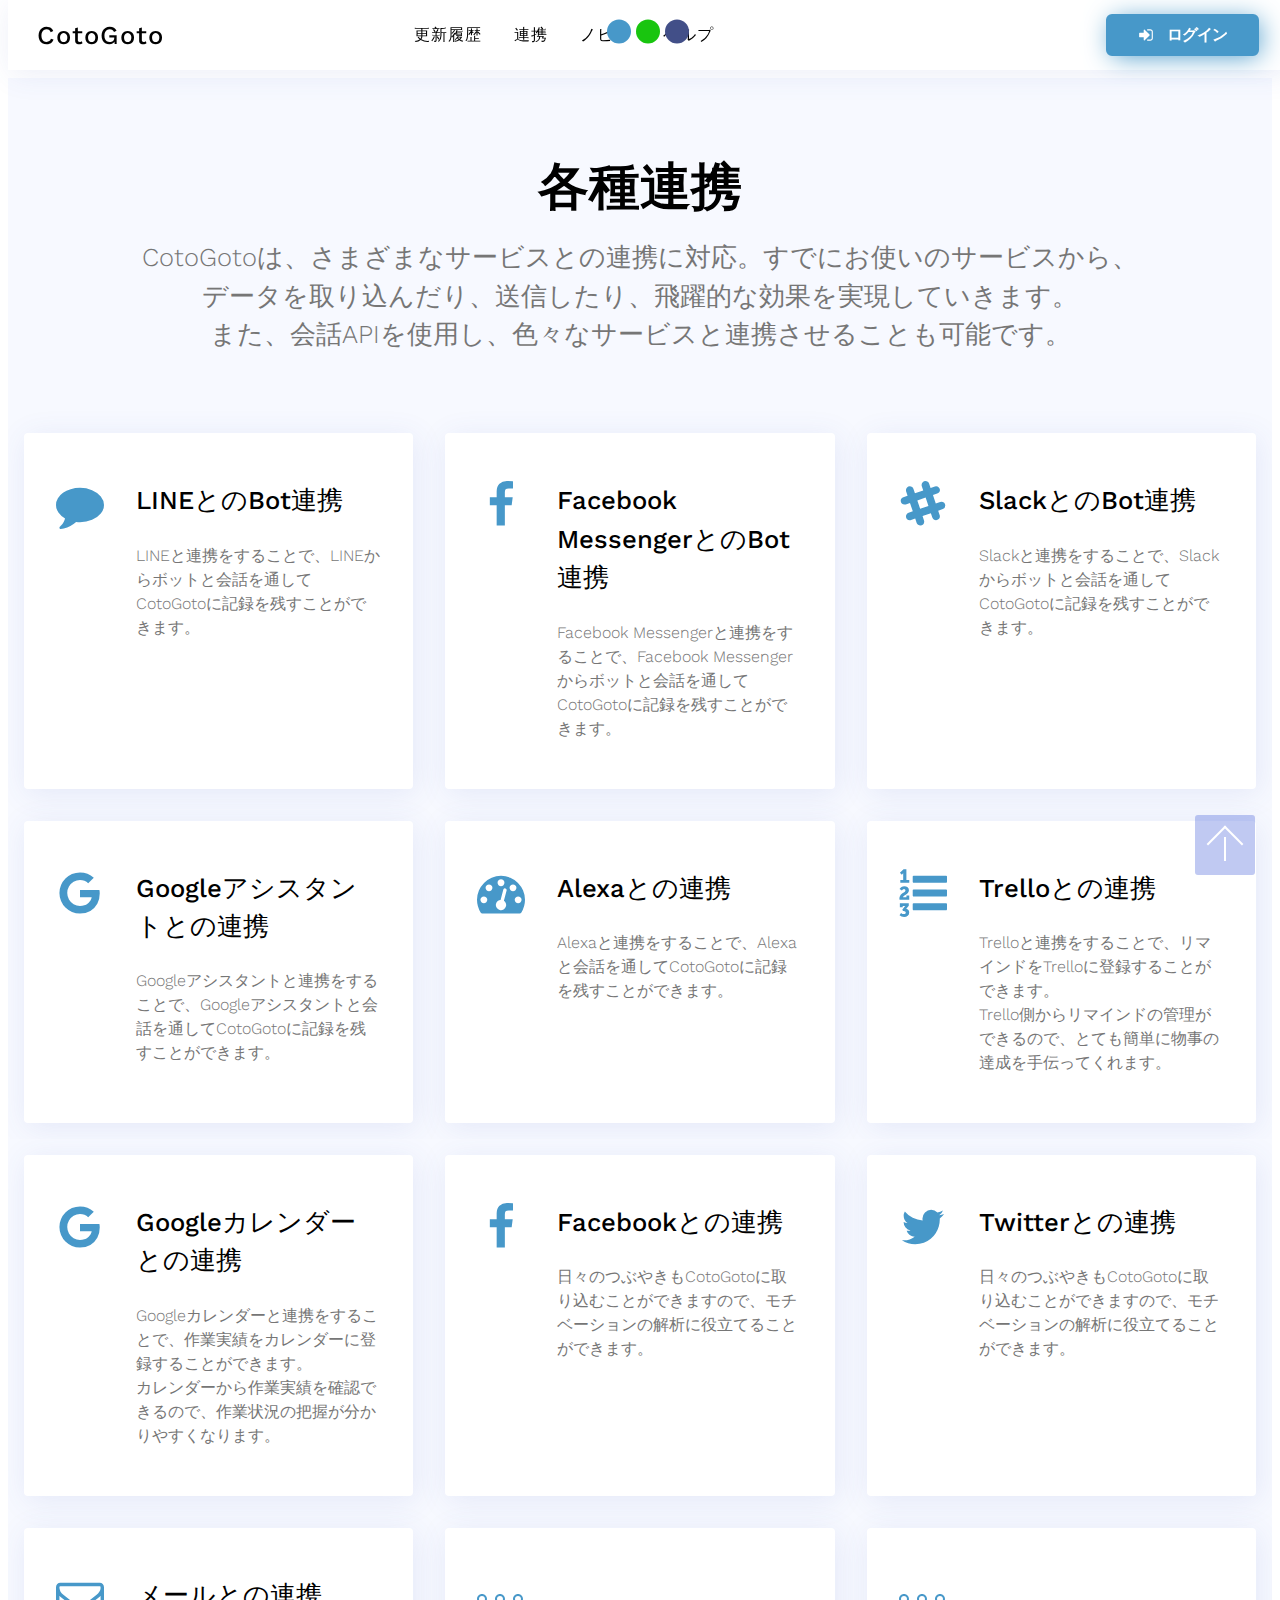
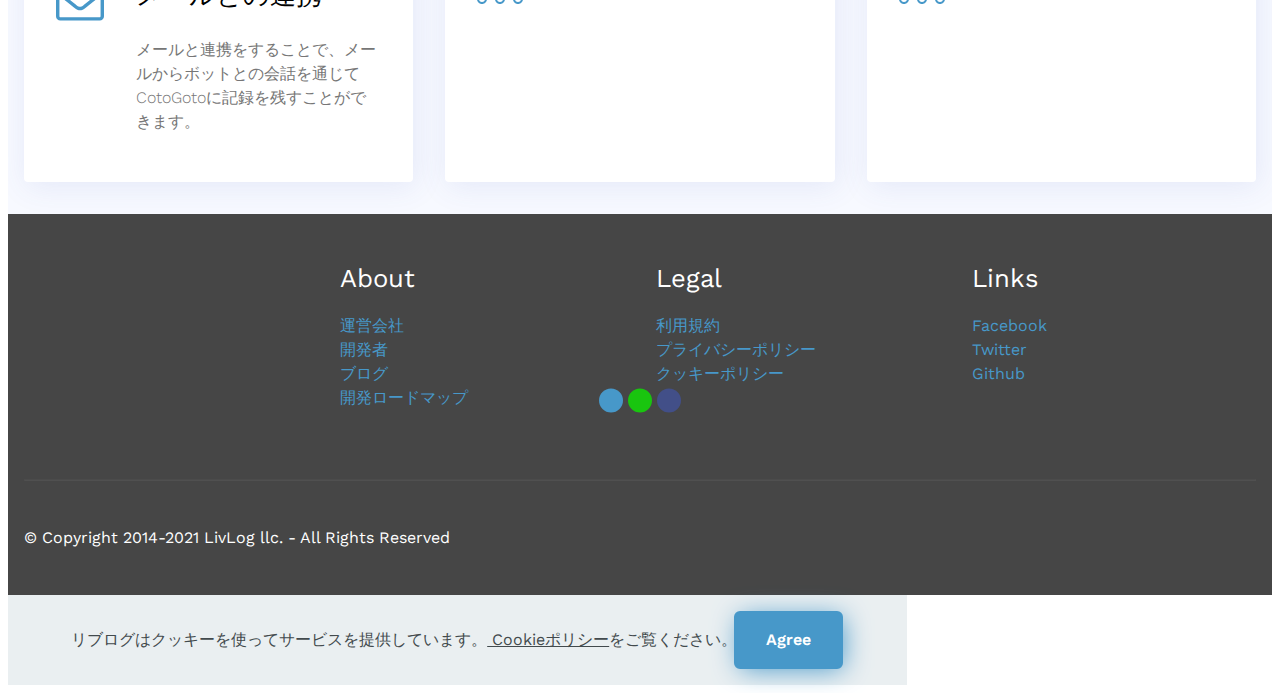
<file: docs/integration.html>
<!DOCTYPE html>
<html amp >
<head>
  
  <meta charset="UTF-8">
  <meta http-equiv="X-UA-Compatible" content="IE=edge">
  
  <meta name="viewport" content="width=device-width, initial-scale=1, minimum-scale=1">
  <link rel="shortcut icon" href="assets/images/icon-90x90.png" type="image/x-icon">
  <meta name="description" content="CotoGotoは、さまざまなサービスとの連携に対応。すでにお使いのサービスから、データを取り込んだり、送信したり、飛躍的な効果を実現していきます。また、会話APIを使用し、色々なサービスと連携させることも可能です。">
  <meta name="amp-script-src" content="">
  
  <title>各種連携 ・ CotoGoto(コトゴト)</title>
  
<link rel="canonical" href="https://www.cotogoto.ai/integration.html">
 <style amp-boilerplate>body{-webkit-animation:-amp-start 8s steps(1,end) 0s 1 normal both;-moz-animation:-amp-start 8s steps(1,end) 0s 1 normal both;-ms-animation:-amp-start 8s steps(1,end) 0s 1 normal both;animation:-amp-start 8s steps(1,end) 0s 1 normal both}@-webkit-keyframes -amp-start{from{visibility:hidden}to{visibility:visible}}@-moz-keyframes -amp-start{from{visibility:hidden}to{visibility:visible}}@-ms-keyframes -amp-start{from{visibility:hidden}to{visibility:visible}}@-o-keyframes -amp-start{from{visibility:hidden}to{visibility:visible}}@keyframes -amp-start{from{visibility:hidden}to{visibility:visible}}</style>
<noscript><style amp-boilerplate>body{-webkit-animation:none;-moz-animation:none;-ms-animation:none;animation:none}</style></noscript>
<link href="https://fonts.googleapis.com/css?family=Work+Sans:100,200,300,400,500,600,700,800,900&display=swap" rel="stylesheet">
 
 <style amp-custom> 
.gdpr-block{padding: 10px;font-size: 14px;display: block;width: 100%;text-align: center;}.gdpr-block.covert {display: none;}.textGDPR{position: relative;}.gdpr-block label span.textGDPR input[name='gdpr']{ width: 15px;height: 15px;margin: 0;position: absolute;top: 3px;left: -20px;}.gdpr-block label{color: #a7a7a7;vertical-align: middle;user-select: none;margin-bottom: 0;}div,span,h1,h2,h3,h4,h5,h6,p,blockquote,a,ol,ul,li,figcaption,textarea,input{font:inherit}*{box-sizing:border-box;outline:none}*:focus{outline:none}body{position:relative;font-style:normal;line-height:1.5;color:#000000}section{background-color:#ffffff;background-position:50% 50%;background-repeat:no-repeat;background-size:cover;overflow:hidden;padding:30px 0}section,.container,.container-fluid{position:relative;word-wrap:break-word}h1,h2,h3,h4,h5,h6{margin:0;padding:0}p,li,blockquote{letter-spacing:0px;line-height:1.7}ul,ol,blockquote,p{margin-bottom:0;margin-top:0}a{cursor:pointer}a,a:hover{text-decoration:none}a.mbr-iconfont:hover{text-decoration:none}h1,h2,h3,h4,h5,h6,.display-1,.display-2,.display-4,.display-5,.display-7{word-break:break-word;word-wrap:break-word}b,strong{font-weight:bold}blockquote{padding:10px 0 10px 20px;position:relative;border-left:3px solid}input:-webkit-autofill,input:-webkit-autofill:hover,input:-webkit-autofill:focus,input:-webkit-autofill:active{transition-delay:9999s;transition-property:background-color,color}html,body{height:auto;min-height:100vh}.mbr-section-title{margin:0;padding:0;font-style:normal;line-height:1.2;width:100%}.mbr-section-subtitle{line-height:1.3;width:100%}.mbr-text{font-style:normal;line-height:1.6;width:100%}.mbr-figure{align-self:center}.btn{text-align:center;position:relative;margin:0.4rem 0.8rem;font-weight:600;border-width:2px;letter-spacing:-1px;word-spacing:1.5px;border-style:solid;font-style:normal;white-space:normal;transition:all 0.2s ease-in-out,box-shadow 2s ease-in-out;display:inline-flex;align-items:center;justify-content:center;word-break:break-word;line-height:1.5}.btn-form{padding:1rem 2rem}.btn-form:hover{cursor:pointer}.note-popover .btn:after{display:none}.card-title{margin:0}.card-img{border-radius:0;width:auto;flex-shrink:0}.card-img img{width:100%}.card{position:relative;background-color:transparent;border:none;border-radius:0;width:100%;padding-left:1rem;padding-right:1rem}@media (max-width: 767px){.card:not(.last-child){padding-bottom:2rem}}.card .card-wrapper{height:100%;box-shadow:2.5px 4.33px 30px 0 rgba(64,87,191,0.1);transition:all 0.3s}.card .card-wrapper:hover{box-shadow:2.5px 4.33px 30px 0 rgba(64,87,191,0.2)}@media (max-width: 767px){.card .card-wrapper{flex-direction:column}}.card img{height:100%;-o-object-fit:cover;object-fit:cover;-o-object-position:center;object-position:center}@media (min-width: 992px){.lg-pb{padding-bottom:3rem}}@media (max-width: 991px){.md-pb{padding-bottom:2rem}}.card-inner,.items-list{display:flex;flex-direction:column}.items-list{list-style-type:none;padding:0}.items-list .list-item{padding:1rem 2rem}.card-head{padding:1.5rem 2rem}.card-price-wrap{padding:1rem 2rem;display:flex;flex-direction:column}.card-button{padding:1rem;margin:0}.gallery-img-wrap{position:relative;height:100%}.gallery-img-wrap:hover{cursor:pointer}.gallery-img-wrap:hover span,.gallery-img-wrap:hover .caption-on-hover{opacity:1}.gallery-img-wrap:hover:after{opacity:0.5}.gallery-img-wrap amp-img{height:100%}.gallery-img-wrap:after{content:"";position:absolute;top:0;bottom:0;left:0;right:0;background:#000;opacity:0;transition:opacity 0.3s;pointer-events:none}.gallery-img-wrap span,.gallery-img-wrap .img-caption{position:absolute;z-index:3;pointer-events:none}.gallery-img-wrap span,.gallery-img-wrap .caption-on-hover{opacity:0;transition:opacity 0.3s}.gallery-img-wrap span{left:50%;top:50%;-webkit-transform:translate(-50%,-50%);transform:translate(-50%,-50%);color:#000;background-color:#fff;font-size:1rem;width:2rem;height:2rem;padding:0.5rem;border-radius:50%}.gallery-img-wrap .img-caption{left:0;right:0}.gallery-img-wrap .img-caption.caption-top{top:0}.gallery-img-wrap .img-caption.caption-bottom{bottom:0}.gallery-img-wrap .img-caption:not(.caption-on-hover):after{content:"";position:absolute;top:0;left:0;right:0;height:100%;transition:opacity 0.3s;z-index:-1;pointer-events:none}.is-builder .gallery-img-wrap span{pointer-events:all}.is-builder .gallery-img-wrap .img-caption>*{pointer-events:all}.icons-list a{margin-right:1rem}.icons-list a:last-child{margin-right:0}.counter-container{position:relative}.counter-container ol li{margin-bottom:2rem}.counter-container.stylizedCounters ol{counter-reset:section}.counter-container.stylizedCounters ol li{z-index:3;list-style:none}.counter-container.stylizedCounters ol li:before{z-index:2;position:absolute;left:0px;counter-increment:section;content:counters(section,".") " ";text-align:center;margin:0 10px;line-height:37px;width:40px;height:40px;transition:all 0.2s;color:#232323;font-size:25px;border-radius:50%;font-weight:bold}.timeline-wrap{position:relative}.timeline-wrap .iconBackground{position:absolute;left:50%;width:20px;height:20px;line-height:30px;text-align:center;border-radius:50%;font-size:30px;display:inline-block;background-color:#232323;top:20px;margin-left:-10px}@media (max-width: 768px){.timeline-wrap .iconBackground{left:0}}.separline{position:relative}@media (max-width: 768px){.separline:not(.last-child){padding-bottom:2rem}}.separline:before{position:absolute;content:"";width:2px;background-color:#232323;left:calc(50% - 1px);height:calc(100% - 20px);top:40px}@media (max-width: 768px){.separline:before{left:0}}amp-image-lightbox a.control{position:absolute;width:32px;height:32px;right:48px;top:32px;z-index:1000}amp-image-lightbox a.control .close{position:relative}amp-image-lightbox a.control .close:before,amp-image-lightbox a.control .close:after{position:absolute;left:15px;content:" ";height:33px;width:2px;background-color:#fff}amp-image-lightbox a.control .close:before{-webkit-transform:rotate(45deg);transform:rotate(45deg)}amp-image-lightbox a.control .close:after{-webkit-transform:rotate(-45deg);transform:rotate(-45deg)}.hidden{visibility:hidden}.super-hide{display:none}.inactive{-webkit-user-select:none;-moz-user-select:none;-ms-user-select:none;user-select:none;pointer-events:none;-webkit-user-drag:none;user-drag:none}.popover-content ul.show{min-height:155px}.mbr-white{color:#ffffff}.mbr-black{color:#000000}.mbr-gray{color:#767676}.align-left{text-align:left}.align-left .list-item{justify-content:flex-start}.align-center{text-align:center}.align-center .list-item{justify-content:center}.align-right{text-align:right}.align-right .list-item{justify-content:flex-end}@media (max-width: 767px){.align-left,.align-center,.align-right{text-align:center}.align-left .list-item,.align-center .list-item,.align-right .list-item{justify-content:center}}.mbr-light{font-weight:300}.mbr-regular{font-weight:400}.mbr-semibold{font-weight:500}.mbr-bold{font-weight:700}.mbr-section-btn{margin-left:-0.8rem;margin-right:-0.8rem;font-size:0}nav .mbr-section-btn{margin-left:0rem;margin-right:0rem}.btn .mbr-iconfont,.btn.btn-sm .mbr-iconfont{cursor:pointer;margin-right:0.5rem}.btn.btn-md .mbr-iconfont,.btn.btn-md .mbr-iconfont{margin-right:0.8rem}[type="submit"]{-webkit-appearance:none}.mbr-fullscreen .mbr-overlay{min-height:100vh}.mbr-fullscreen{display:flex;display:-moz-flex;display:-ms-flex;display:-o-flex;align-items:center;-webkit-align-items:center;min-height:100vh;padding-top:3rem;padding-bottom:3rem}.mbr-overlay{bottom:0;left:0;position:absolute;right:0;top:0;z-index:0}.mbr-parallax-bg{bottom:0;left:0;opacity:0.5;position:absolute;right:0;top:0;z-index:0;background-position:50% 50%;background-repeat:no-repeat;background-size:cover}section.menu{min-height:70px}.menu-container{display:flex;justify-content:space-between;align-items:center;min-height:70px}@media (max-width: 991px){.menu-container{max-width:100%;padding:0 2rem}}@media (max-width: 767px){.menu-container{padding:0 1rem}}.navbar{z-index:100;width:100%}.navbar-fixed-top{position:fixed;top:0}.navbar-brand{display:flex;align-items:center;word-break:break-word;z-index:1}.navbar-logo{margin-right:0.8rem}@media (max-width: 767px){.navbar-logo amp-img{max-height:55px;max-width:55px}}.navbar-caption-wrap{display:flex}.navbar .navbar-collapse{display:flex;flex-basis:auto;align-items:center;justify-content:flex-end}@media (max-width: 991px){.navbar .navbar-collapse{display:none;position:absolute;top:0;right:0;min-height:100vh;padding:70px 2rem 1rem;z-index:1}}@media (max-width: 991px){.navbar.opened .navbar-collapse.show,.navbar.opened .navbar-collapse.collapsing{display:block}.is-builder .navbar-collapse{position:fixed}}.navbar-nav{list-style-type:none;display:flex;flex-wrap:wrap;padding-left:0;min-width:10rem}@media (max-width: 991px){.navbar-nav{flex-direction:column}}.navbar-nav .mbr-iconfont{margin-right:0.2rem}.nav-item{word-break:break-all}.nav-link{display:flex;align-items:center;justify-content:center}.nav-link,.navbar-caption{transition:all 0.2s;letter-spacing:1px}.nav-dropdown .dropdown-menu{min-width:10rem;padding-bottom:1.25rem;padding-top:1.25rem;position:absolute;left:0}.nav-dropdown .dropdown-menu .dropdown-item{line-height:2;display:flex;justify-content:center;align-items:center;padding:0.25rem 1.5rem;white-space:nowrap}.nav-dropdown .dropdown-menu .dropdown{position:relative}.dropdown-menu .dropdown:hover>.dropdown-menu{opacity:1;pointer-events:all}.nav-dropdown .dropdown-submenu{top:0;left:100%;margin:0}.nav-item.dropdown{position:relative}.nav-item.dropdown .dropdown-menu{opacity:0;pointer-events:none}.nav-item.dropdown:hover>.dropdown-menu{opacity:1;pointer-events:all}.link.dropdown-toggle:after{content:"";margin-left:0.25rem;border-top:0.35em solid;border-right:0.35em solid transparent;border-left:0.35em solid transparent;border-bottom:0}.navbar .dropdown.open>.dropdown-menu{display:block}@media (max-width: 991px){.is-builder .nav-dropdown .dropdown-menu{position:relative}.nav-dropdown .dropdown-submenu{left:0}.dropdown-item{padding:0.25rem 1.5rem;margin:0;justify-content:center}.dropdown-item:after{right:auto}.navbar.opened .dropdown-menu{top:0}.dropdown-toggle[data-toggle="dropdown-submenu"]:after{content:"";margin-left:0.25rem;border-top:0.35em solid;border-right:0.35em solid transparent;border-left:0.35em solid transparent;border-bottom:0;top:55%}}.navbar-buttons{display:flex;flex-wrap:wrap;align-items:center;justify-content:center}@media (max-width: 991px){.navbar-buttons{flex-direction:column}}.menu-social-list{display:flex;align-items:center;justify-content:center;flex-wrap:wrap}.menu-social-list a{font-size:1.5rem;margin:0 0.5rem}button.navbar-toggler{position:absolute;right:20px;top:25px;width:31px;height:20px;cursor:pointer;transition:all 0.2s;align-self:center}.hamburger span{position:absolute;right:0;width:30px;height:2px;border-right:5px}.hamburger span:nth-child(1){top:0;transition:all 0.2s}.hamburger span:nth-child(2){top:8px;transition:all 0.15s}.hamburger span:nth-child(3){top:8px;transition:all 0.15s}.hamburger span:nth-child(4){top:16px;transition:all 0.2s}nav.opened .navbar-toggler:not(.hide) .hamburger span:nth-child(1){top:8px;width:0;opacity:0;right:50%;transition:all 0.2s}nav.opened .navbar-toggler:not(.hide) .hamburger span:nth-child(2){-webkit-transform:rotate(45deg);transform:rotate(45deg);transition:all 0.25s}nav.opened .navbar-toggler:not(.hide) .hamburger span:nth-child(3){-webkit-transform:rotate(-45deg);transform:rotate(-45deg);transition:all 0.25s}nav.opened .navbar-toggler:not(.hide) .hamburger span:nth-child(4){top:8px;width:0;opacity:0;right:50%;transition:all 0.2s}.ampstart-btn.hamburger{position:absolute;top:25px;right:15px;margin-left:auto;width:30px;height:20px;background:none;border:none;cursor:pointer;z-index:1000}@media (min-width: 992px){.ampstart-btn,amp-sidebar{display:none}.dropdown-menu .dropdown-toggle:after{content:"";border-bottom:0.35em solid transparent;border-left:0.35em solid;border-right:0;border-top:0.35em solid transparent;margin-left:0.3rem;margin-top:-0.3077em;position:absolute;right:1.1538em;top:50%}}.close-sidebar{width:30px;height:30px;position:relative;cursor:pointer;background-color:transparent;border:none}.close-sidebar span{position:absolute;left:0;width:30px;height:2px;border-right:5px}.close-sidebar span:nth-child(1){-webkit-transform:rotate(45deg);transform:rotate(45deg)}.close-sidebar span:nth-child(2){-webkit-transform:rotate(-45deg);transform:rotate(-45deg)}.builder-sidebar{position:relative;min-height:100vh;z-index:1030;padding:1rem 2rem;max-width:20rem}.builder-sidebar .dropdown:hover>.dropdown-menu{position:relative;text-align:center}section.sidebar-open:before{content:"";position:fixed;top:0;bottom:0;right:0;left:0;background-color:rgba(0,0,0,0.2);z-index:1040}.map-placeholder{display:none}.map-placeholder h4{padding-top:5rem;color:#767676;text-align:center}.google-map{position:relative;width:100%}@media (max-width: 992px){.google-map{padding:0;margin:0}}.google-map [data-state-details]{color:#6b6763;font-family:Montserrat;height:1.5em;margin-top:-0.75em;padding-left:1.25rem;padding-right:1.25rem;position:absolute;text-align:center;top:50%;width:100%}.google-map[data-state]{background:#e9e5dc}.google-map[data-state="loading"] [data-state-details]{display:none}div[submit-success]>*{padding:1rem;margin-bottom:1rem}div[submit-error]>*{padding:1rem;margin-bottom:1rem}textarea[type="hidden"]{display:none}amp-img{width:100%}amp-img img{max-height:100%;max-width:100%}img.mbr-temp{width:100%}.rounded{border-radius:50%}.is-builder .nodisplay+img[async],.is-builder .nodisplay+img[decoding="async"],.is-builder amp-img>a+img[async],.is-builder amp-img>a+img[decoding="async"]{display:none}html:not(.is-builder) amp-img>a{position:absolute;top:0;bottom:0;left:0;right:0;z-index:1}.is-builder .temp-amp-sizer{position:absolute}.is-builder amp-youtube .temp-amp-sizer,.is-builder amp-vimeo .temp-amp-sizer{position:static}.is-builder section.horizontal-menu .ampstart-btn{display:none}.is-builder section.horizontal-menu .dropdown-menu{z-index:auto;opacity:1;pointer-events:auto}.is-builder section.horizontal-menu .nav-dropdown .link.dropdown-toggle[aria-expanded="true"]{margin-right:0;padding:0.667em 1em}.mobirise-spinner{position:absolute;top:50%;left:40%;margin-left:10%;-webkit-transform:translate3d(-50%,-50%,0);z-index:4}.mobirise-spinner em{width:24px;height:24px;background:#3ac;border-radius:100%;display:inline-block;-webkit-animation:slide 1s infinite}.mobirise-spinner em:nth-child(1){-webkit-animation-delay:0.1s}.mobirise-spinner em:nth-child(2){-webkit-animation-delay:0.2s}.mobirise-spinner em:nth-child(3){-webkit-animation-delay:0.3s}@-webkit-keyframes slide{0%{-webkit-transform:scale(1)}50%{opacity:0.3;-webkit-transform:scale(2)}100%{-webkit-transform:scale(1)}}@keyframes slide{0%{-webkit-transform:scale(1)}50%{opacity:0.3;-webkit-transform:scale(2)}100%{-webkit-transform:scale(1)}}.mobirise-loader .amp-active>div{display:none}.container{padding-right:1rem;padding-left:1rem;width:100%;margin-right:auto;margin-left:auto}@media (max-width: 767px){.container{max-width:540px}}@media (min-width: 768px){.container{max-width:720px}}@media (min-width: 992px){.container{max-width:960px}}@media (min-width: 1200px){.container{max-width:1340px}}.container-fluid{width:100%;margin-right:auto;margin-left:auto;padding-left:1rem;padding-right:1rem}.media-container-row{display:flex;flex-wrap:wrap}@media (min-width: 992px){.media-container-row{flex-wrap:nowrap}}.form-block{z-index:1;background-color:transparent;padding:3rem;position:relative;overflow:hidden}.form-block .mbr-overlay{z-index:-1}@media (max-width: 992px){.form-block{padding:1rem}}form input,form textarea,form select{width:100%;border:1px solid #e4e4e4;font-weight:300;letter-spacing:-1px;background-color:white;box-sizing:border-box;padding:1.5rem 0 1.5rem 1.5rem;border-radius:6px;box-shadow:2.5px 4.33px 30px 0 rgba(64,87,191,0.1)}form input:focus,form textarea:focus,form select:focus{outline:none}form input[type="checkbox"],form input[type="radio"]{border:none;background:none;box-shadow:none;width:auto}form .field{padding-top:0.5rem;padding-bottom:0.5rem}form textarea.field-input{height:188px}form .fieldset{display:flex;justify-content:center;flex-wrap:wrap;align-items:center}form .btn{margin:0}.mbr-flex{display:flex}.flex-wrap{flex-wrap:wrap}.mbr-jc-s{justify-content:flex-start}.mbr-jc-c{justify-content:center}.mbr-jc-e{justify-content:flex-end}.mbr-row,.mbr-form-row{display:flex;flex-wrap:wrap;margin-right:-1rem;margin-left:-1rem}.mbr-form-row{margin-right:-0.5rem;margin-left:-0.5rem}.mbr-form-row>[class*="mbr-col"]{padding-left:0.5rem;padding-right:0.5rem}.mbr-row-reverse{flex-direction:row-reverse}.mbr-column{flex-direction:column}@media (max-width: 767px){.mbr-col,.mbr-col-auto{padding-right:1rem;padding-left:1rem}.mbr-col-sm-12{flex:0 0 100%;max-width:100%;padding-right:1rem;padding-left:1rem}}@media (min-width: 768px){.mbr-col{flex:1 1 auto;max-width:100%;padding-right:1rem;padding-left:1rem}.mbr-col-auto{flex:0 0 auto;width:auto;padding-right:1rem;padding-left:1rem}.mbr-col-md-3{flex:0 0 25%;max-width:25%;padding-right:1rem;padding-left:1rem}.mbr-col-md-4{flex:0 0 33.333333%;max-width:33.333333%;padding-right:1rem;padding-left:1rem}.mbr-col-md-5{flex:0 0 41.666667%;max-width:41.666667%;padding-right:1rem;padding-left:1rem}.mbr-col-md-6{flex:0 0 50%;max-width:50%;padding-right:1rem;padding-left:1rem}.mbr-col-md-7{flex:0 0 58.333333%;max-width:58.333333%;padding-right:1rem;padding-left:1rem}.mbr-col-md-8{flex:0 0 66.666667%;max-width:66.666667%;padding-left:1rem;padding-right:1rem}.mbr-col-md-10{flex:0 0 83.333333%;max-width:83.333333%;padding-left:1rem;padding-right:1rem}.mbr-col-md-12{flex:0 0 100%;max-width:100%;padding-right:1rem;padding-left:1rem}}@media (min-width: 992px){.mbr-col-lg-2{flex:0 0 16.666667%;max-width:16.666667%;padding-right:1rem;padding-left:1rem}.mbr-col-lg-3{flex:0 0 25%;max-width:25%;padding-right:1rem;padding-left:1rem}.mbr-col-lg-4{flex:0 0 33.33%;max-width:33.33%;padding-right:1rem;padding-left:1rem}.mbr-col-lg-5{flex:0 0 41.666%;max-width:41.666%;padding-right:1rem;padding-left:1rem}.mbr-col-lg-6{flex:0 0 50%;max-width:50%;padding-right:1rem;padding-left:1rem}.mbr-col-lg-7{flex:0 0 58.333333%;max-width:58.333333%;padding-right:1rem;padding-left:1rem}.mbr-col-lg-8{flex:0 0 66.666667%;max-width:66.666667%;padding-left:1rem;padding-right:1rem}.mbr-col-lg-9{flex:0 0 75%;max-width:75%;padding-left:1rem;padding-right:1rem}.mbr-col-lg-10{flex:0 0 83.3333%;max-width:83.3333%;padding-right:1rem;padding-left:1rem}.mbr-col-lg-12{flex:0 0 100%;max-width:100%;padding-right:1rem;padding-left:1rem}}@media (min-width: 1200px){.mbr-col-xl-7{flex:0 0 58.333333%;max-width:58.333333%;padding-right:1rem;padding-left:1rem}.mbr-col-xl-4{flex:0 0 33.333333%;max-width:33.333333%;padding-right:1rem;padding-left:1rem}.mbr-col-xl-8{flex:0 0 66.666667%;max-width:66.666667%;padding-left:1rem;padding-right:1rem}.mbr-col-xl-5{flex:0 0 41.666667%;max-width:41.666667%}}.btn-icon{display:none}.mbr-pt-1{padding-top:0.5rem}.mbr-pt-2{padding-top:1rem}.mbr-pt-3{padding-top:1.5rem}.mbr-pt-4{padding-top:2rem}.mbr-pt-5{padding-top:3rem}.mbr-pb-1{padding-bottom:0.5rem}.mbr-pb-2{padding-bottom:1rem}.mbr-pb-3{padding-bottom:1.5rem}.mbr-pb-4{padding-bottom:2rem}.mbr-pb-5{padding-bottom:3rem}.mbr-px-1{padding-left:0.5rem;padding-right:0.5rem}.mbr-px-2{padding-left:1rem;padding-right:1rem}.mbr-px-3{padding-left:1.5rem;padding-right:1.5rem}.mbr-px-4{padding-left:2rem;padding-right:2rem}@media (max-width: 991px){.mbr-px-4{padding-left:1rem;padding-right:1rem}}.mbr-px-5{padding-left:3rem;padding-right:3rem}@media (max-width: 991px){.mbr-px-5{padding-left:1rem;padding-right:1rem}}.mbr-m-sub-1{margin-left:-1rem;margin-right:-1rem}@media (max-width: 768px){.mbr-m-sub-1{margin-left:0;margin-right:0}}.mbr-py-1{padding-top:0.5rem;padding-bottom:0.5rem}.mbr-py-2{padding-top:1rem;padding-bottom:1rem}@media (max-width: 767px){.mbr-py-2{padding-top:0rem;padding-bottom:0rem}}.mbr-py-3{padding-top:1.5rem;padding-bottom:1.5rem}@media (max-width: 991px){.mbr-py-3{padding-top:1rem;padding-bottom:1rem}}.mbr-py-4{padding-top:2rem;padding-bottom:2rem}@media (max-width: 991px){.mbr-py-4{padding-top:1rem;padding-bottom:1rem}}.mbr-py-5{padding-top:3rem;padding-bottom:3rem}@media (max-width: 991px){.mbr-py-5{padding-top:1rem;padding-bottom:1rem}}.mbr-p-1{padding:0.5rem}.mbr-p-2{padding:1rem}.mbr-p-3{padding:1.5rem}@media (max-width: 991px){.mbr-p-3{padding:1rem}}.mbr-p-4{padding:2rem}@media (max-width: 991px){.mbr-p-4{padding:1rem}}.mbr-p-5{padding:3rem}@media (max-width: 991px){.mbr-p-5{padding:1rem}}.mbr-ml-auto{margin-left:auto}.mbr-mr-auto{margin-right:auto}.mbr-m-auto{margin:auto}amp-img,img{height:100%;width:100%}amp-sidebar{background:transparent}#scrollToTopMarker{position:absolute;width:0px;height:0px;top:300px}#scrollToTopButton{position:fixed;bottom:25px;right:25px;opacity:0.4;z-index:5000;font-size:32px;height:60px;width:60px;border:none;border-radius:3px;cursor:pointer}#scrollToTopButton:focus{outline:none}#scrollToTopButton a:before{content:"";position:absolute;height:40%;top:36%;width:2px;left:calc(50% - 1px)}#scrollToTopButton a:after{content:"";position:absolute;border-top:2px solid;border-right:2px solid;width:40%;height:40%;left:calc(30% - 1px);bottom:30%;-webkit-transform:rotate(-45deg);transform:rotate(-45deg)}.is-builder #scrollToTopButton a:after{left:30%}.is-builder .menu{overflow:visible}input::-webkit-input-placeholder,textarea::-webkit-input-placeholder{color:#d1d1d1}.card-wrapper{border-radius:4px;overflow:hidden;z-index:2}.form-check{margin-bottom:0}.form-check-label{padding-left:0}.form-check-input{position:relative;margin:4px}.form-check-inline{display:inline-flex;align-items:center;padding-left:0;margin-right:.75rem}
body{font-family: Work Sans;}blockquote{border-color: #4798c9;}div[submit-success] > *{background: #424f88;color: #ffffff;}div[submit-error] > *{background: #b2ccd2;color: #000000;}.display-1{font-family: 'Work Sans',sans-serif;font-size: 3.2rem;line-height: 1.1;}.display-2{font-family: 'Work Sans',sans-serif;font-size: 2.8rem;line-height: 1.4;}.display-4{font-family: 'Work Sans',sans-serif;font-size: 1rem;line-height: 1.4;}.display-5{font-family: 'Work Sans',sans-serif;font-size: 1.6rem;line-height: 1.5;}.display-7{font-family: 'Work Sans',sans-serif;font-size: 1rem;line-height: 1.5;letter-spacing: normal;}.mbr-form input,.mbr-form textarea,.mbr-form select{font-family: 'Work Sans',sans-serif;font-size: 1rem;line-height: 1;}@media (max-width: 768px){.display-1{font-size: 2.56rem;font-size: calc( 1.77rem + (3.2 - 1.77) * ((100vw - 20rem) / (48 - 20)));line-height: calc( 1.4 * (1.77rem + (3.2 - 1.77) * ((100vw - 20rem) / (48 - 20))));}.display-2{font-size: 2.24rem;font-size: calc( 1.63rem + (2.8 - 1.63) * ((100vw - 20rem) / (48 - 20)));line-height: calc( 1.4 * (1.63rem + (2.8 - 1.63) * ((100vw - 20rem) / (48 - 20))));}.display-4{font-size: 0.8rem;font-size: calc( 1rem + (1 - 1) * ((100vw - 20rem) / (48 - 20)));line-height: calc( 1.4 * (1rem + (1 - 1) * ((100vw - 20rem) / (48 - 20))));}.display-5{font-size: 1.28rem;font-size: calc( 1.21rem + (1.6 - 1.21) * ((100vw - 20rem) / (48 - 20)));line-height: calc( 1.4 * (1.21rem + (1.6 - 1.21) * ((100vw - 20rem) / (48 - 20))));}.display-7{font-size: 0.8rem;font-size: calc( 1rem + (1 - 1) * ((100vw - 20rem) / (48 - 20)));line-height: calc( 1.4 * (1rem + (1 - 1) * ((100vw - 20rem) / (48 - 20))));}}.btn{transition: all 0.3s;padding: 15px 30px;border-radius: 6px;}.btn-sm{padding: 15px 30px;border-radius: 6px;}.btn-md{padding: 15px 30px;border-radius: 6px;}.btn-lg{padding: 15px 30px;border-radius: 6px;}.bg-primary{background-color: #4798c9;}.bg-success{background-color: #424f88;}.bg-info{background-color: #5ba533;}.bg-warning{background-color: #465052;}.bg-danger{background-color: #b2ccd2;}.btn-secondary{box-shadow: 3px 3px 27px -3px #19c50f;}.btn-secondary,.btn-secondary:active,.btn-secondary.active{background-color: #19c50f;border-color: #19c50f;color: #ffffff;}.btn-secondary:hover,.btn-secondary:focus,.btn-secondary.focus{background-color: #000000;border-color: #000000;color: #ffffff;}.btn-secondary.disabled,.btn-secondary:disabled{color: #ffffff;background-color: #000000;border-color: #000000;}.btn-secondary:hover{box-shadow: none;}.btn-info{box-shadow: 3px 3px 27px -3px #5ba533;}.btn-info,.btn-info:active,.btn-info.active{background-color: #5ba533;border-color: #5ba533;color: #ffffff;}.btn-info:hover,.btn-info:focus,.btn-info.focus{background-color: #000000;border-color: #000000;color: #ffffff;}.btn-info.disabled,.btn-info:disabled{color: #ffffff;background-color: #000000;border-color: #000000;}.btn-info:hover{box-shadow: none;}.btn-success{box-shadow: 3px 3px 27px -3px #424f88;}.btn-success,.btn-success:active,.btn-success.active{background-color: #424f88;border-color: #424f88;color: #ffffff;}.btn-success:hover,.btn-success:focus,.btn-success.focus{background-color: #000000;border-color: #000000;color: #ffffff;}.btn-success.disabled,.btn-success:disabled{color: #ffffff;background-color: #000000;border-color: #000000;}.btn-success:hover{box-shadow: none;}.btn-warning{box-shadow: 3px 3px 27px -3px #465052;}.btn-warning,.btn-warning:active,.btn-warning.active{background-color: #465052;border-color: #465052;color: #ffffff;}.btn-warning:hover,.btn-warning:focus,.btn-warning.focus{background-color: #000000;border-color: #000000;color: #ffffff;}.btn-warning.disabled,.btn-warning:disabled{color: #ffffff;background-color: #000000;border-color: #000000;}.btn-warning:hover{box-shadow: none;}.btn-danger{box-shadow: 3px 3px 27px -3px #b2ccd2;}.btn-danger,.btn-danger:active,.btn-danger.active{background-color: #b2ccd2;border-color: #b2ccd2;color: #ffffff;}.btn-danger:hover,.btn-danger:focus,.btn-danger.focus{background-color: #000000;border-color: #000000;color: #ffffff;}.btn-danger.disabled,.btn-danger:disabled{color: #ffffff;background-color: #000000;border-color: #000000;}.btn-danger:hover{box-shadow: none;}.btn-primary{box-shadow: 3px 3px 27px -3px #4798c9;}.btn-primary,.btn-primary:active,.btn-primary.active{background-color: #4798c9;border-color: #4798c9;color: #ffffff;}.btn-primary:hover,.btn-primary:focus,.btn-primary.focus{background-color: #000000;border-color: #000000;color: #ffffff;}.btn-primary.disabled,.btn-primary:disabled{color: #ffffff;background-color: #000000;border-color: #000000;}.btn-primary:hover{box-shadow: none;}.btn-black{box-shadow: 3px 3px 27px -3px #010101;}.btn-black,.btn-black:active,.btn-black.active{background-color: #010101;border-color: #010101;color: #ffffff;}.btn-black:hover,.btn-black:focus,.btn-black.focus{background-color: #000000;border-color: #000000;color: #ffffff;}.btn-black.disabled,.btn-black:disabled{color: #ffffff;background-color: #000000;border-color: #000000;}.btn-black:hover{box-shadow: none;}.btn-white,.btn-white:active,.btn-white.active{background-color: #fcfcfc;border-color: #fcfcfc;color: #7d7d7d;}.btn-white:hover,.btn-white:focus,.btn-white.focus{background-color: #000000;border-color: #000000;color: #7d7d7d;}.btn-white.disabled,.btn-white:disabled{color: #7d7d7d;background-color: #000000;border-color: #000000;}.btn-primary-outline,.btn-primary-outline:active,.btn-primary-outline.active{background: none;border-color: #4798c9;color: #4798c9;}.btn-primary-outline:hover,.btn-primary-outline:focus,.btn-primary-outline.focus{color: #ffffff;background-color: #4798c9;border-color: #4798c9;box-shadow: 3px 3px 27px -3px #4798c9;}.btn-primary-outline.disabled,.btn-primary-outline:disabled{color: #ffffff;background-color: #4798c9;border-color: #4798c9;}.btn-secondary-outline,.btn-secondary-outline:active,.btn-secondary-outline.active{background: none;border-color: #19c50f;color: #19c50f;}.btn-secondary-outline:hover,.btn-secondary-outline:focus,.btn-secondary-outline.focus{color: #ffffff;background-color: #19c50f;border-color: #19c50f;box-shadow: 3px 3px 27px -3px #19c50f;}.btn-secondary-outline.disabled,.btn-secondary-outline:disabled{color: #ffffff;background-color: #19c50f;border-color: #19c50f;}.btn-info-outline,.btn-info-outline:active,.btn-info-outline.active{background: none;border-color: #5ba533;color: #5ba533;}.btn-info-outline:hover,.btn-info-outline:focus,.btn-info-outline.focus{color: #ffffff;background-color: #5ba533;border-color: #5ba533;box-shadow: 3px 3px 27px -3px #5ba533;}.btn-info-outline.disabled,.btn-info-outline:disabled{color: #ffffff;background-color: #5ba533;border-color: #5ba533;}.btn-success-outline,.btn-success-outline:active,.btn-success-outline.active{background: none;border-color: #424f88;color: #424f88;}.btn-success-outline:hover,.btn-success-outline:focus,.btn-success-outline.focus{color: #ffffff;background-color: #424f88;border-color: #424f88;box-shadow: 3px 3px 27px -3px #424f88;}.btn-success-outline.disabled,.btn-success-outline:disabled{color: #ffffff;background-color: #424f88;border-color: #424f88;}.btn-warning-outline,.btn-warning-outline:active,.btn-warning-outline.active{background: none;border-color: #465052;color: #465052;}.btn-warning-outline:hover,.btn-warning-outline:focus,.btn-warning-outline.focus{color: #ffffff;background-color: #465052;border-color: #465052;box-shadow: 3px 3px 27px -3px #465052;}.btn-warning-outline.disabled,.btn-warning-outline:disabled{color: #ffffff;background-color: #465052;border-color: #465052;}.btn-danger-outline,.btn-danger-outline:active,.btn-danger-outline.active{background: none;border-color: #b2ccd2;color: #b2ccd2;}.btn-danger-outline:hover,.btn-danger-outline:focus,.btn-danger-outline.focus{color: #ffffff;background-color: #b2ccd2;border-color: #b2ccd2;box-shadow: 3px 3px 27px -3px #b2ccd2;}.btn-danger-outline.disabled,.btn-danger-outline:disabled{color: #ffffff;background-color: #b2ccd2;border-color: #b2ccd2;}.btn-black-outline,.btn-black-outline:active,.btn-black-outline.active{background: none;border-color: #010101;color: #010101;}.btn-black-outline:hover,.btn-black-outline:focus,.btn-black-outline.focus{color: #ffffff;background-color: #010101;border-color: #010101;box-shadow: 3px 3px 27px -3px #010101;}.btn-black-outline.disabled,.btn-black-outline:disabled{color: #ffffff;background-color: #010101;border-color: #010101;}.btn-white-outline,.btn-white-outline:active,.btn-white-outline.active{background: none;border-color: #fcfcfc;color: #fcfcfc;}.btn-white-outline:hover,.btn-white-outline:focus,.btn-white-outline.focus{color: #7d7d7d;background-color: #fcfcfc;border-color: #fcfcfc;box-shadow: 3px 3px 27px -3px #fcfcfc;}.btn-white-outline.disabled,.btn-white-outline:disabled{color: #7d7d7d;background-color: #fcfcfc;border-color: #fcfcfc;}.text-primary{color: #4798c9;}.text-secondary{color: #19c50f;}.text-success{color: #424f88;}.text-info{color: #5ba533;}.text-warning{color: #465052;}.text-danger{color: #b2ccd2;}.text-white{color: #fcfcfc;}.text-black{color: #010101;}a[class*="text-"],.amp-iconfont{transition: 0.2s ease-in-out;}.amp-iconfont{color: #4798c9;}a.text-primary:hover,a.text-primary:focus{color: #1b435c;}a.text-secondary:hover,a.text-secondary:focus{color: #073704;}a.text-success:hover,a.text-success:focus{color: #101321;}a.text-info:hover,a.text-info:focus{color: #1b300f;}a.text-warning:hover,a.text-warning:focus{color: #000000;}a.text-danger:hover,a.text-danger:focus{color: #578994;}a.text-white:hover,a.text-white:focus{color: #e6e6e6;}a.text-black:hover,a.text-black:focus{color: #cccccc;}.alert-success{background-color: #424f88;}.alert-info{background-color: #5ba533;}.alert-warning{background-color: #465052;}.alert-danger{background-color: #b2ccd2;}.mbr-plan-header.bg-primary .mbr-plan-subtitle,.mbr-plan-header.bg-primary .mbr-plan-price-desc{color: #e5f0f7;}.mbr-plan-header.bg-success .mbr-plan-subtitle,.mbr-plan-header.bg-success .mbr-plan-price-desc{color: #8591c4;}.mbr-plan-header.bg-info .mbr-plan-subtitle,.mbr-plan-header.bg-info .mbr-plan-price-desc{color: #9fd880;}.mbr-plan-header.bg-warning .mbr-plan-subtitle,.mbr-plan-header.bg-warning .mbr-plan-price-desc{color: #bac2c4;}.mbr-plan-header.bg-danger .mbr-plan-subtitle,.mbr-plan-header.bg-danger .mbr-plan-price-desc{color: #ffffff;}.mobirise-spinner em:nth-child(1){background: #4798c9;}.mobirise-spinner em:nth-child(2){background: #19c50f;}.mobirise-spinner em:nth-child(3){background: #424f88;}#scrollToTopButton{background-color: #6278df;}#scrollToTopButton a:before{background: #ffffff;}#scrollToTopButton a:after{border-top-color: #ffffff;border-right-color: #ffffff;}.display-1 .mbr-iconfont-btn{font-size: 3.2rem;width: 3.2rem;}.display-2 .mbr-iconfont-btn{font-size: 2.8rem;width: 2.8rem;}.display-4 .mbr-iconfont-btn{font-size: 1rem;width: 1rem;}.display-5 .mbr-iconfont-btn{font-size: 1.6rem;width: 1.6rem;}.display-7 .mbr-iconfont-btn{font-size: 1rem;width: 1rem;}form input:not([type="checkbox"]):not([type="radio"]),form textarea,form select{transition: all 0.3s;}form input:not([type="checkbox"]):not([type="radio"]):focus,form textarea:focus,form select:focus{border-color: #4798c9;box-shadow: 3px 3px 27px -3px #4798c9;}.cid-riSi1GWWmG{background-color: #ffffff;overflow: visible;}.cid-riSi1GWWmG .navbar{background: #ffffff;box-shadow: 2.5px 4.33px 30px 0 rgba(64,87,191,0.1);}.cid-riSi1GWWmG .dropdown-menu{box-shadow: 5px 7px 8px -3px rgba(64,87,191,0.1);}.cid-riSi1GWWmG .dropdown-item{border-bottom: 1px solid #e6e6e6;}.cid-riSi1GWWmG .navbar-brand amp-img{height: 45px;width: 45px;}.cid-riSi1GWWmG .navbar-caption{line-height: inherit;}.cid-riSi1GWWmG .nav-dropdown .dropdown-menu{padding-bottom: 0;padding-top: 0.5rem;}.cid-riSi1GWWmG .nav-dropdown .dropdown-menu .dropdown-item{justify-content: flex-start;padding: 0.5rem 1.5rem;}.cid-riSi1GWWmG .btn{padding: 8px 30px;}.cid-riSi1GWWmG .navbar .navbar-collapse{width: 70%;justify-content: space-between;}@media (max-width: 991px){.cid-riSi1GWWmG .navbar .navbar-collapse{background: #ffffff;}}.cid-riSi1GWWmG .nav-link{margin: 0.667em 1em;padding: 0;}.cid-riSi1GWWmG .dropdown-item.active,.cid-riSi1GWWmG .dropdown-item:active{background-color: transparent;}.cid-riSi1GWWmG .dropdown-menu{background: #ffffff;}.cid-riSi1GWWmG .hamburger span{background-color: #232323;}.cid-riSi1GWWmG .builder-sidebar{background-color: #ffffff;}.cid-riSi1GWWmG .close-sidebar:focus{outline: 2px auto #4798c9;}.cid-riSi1GWWmG .close-sidebar span{background-color: #232323;}.cid-riSi1GWWmG .link:hover,.cid-riSi1GWWmG .dropdown-item:hover{color: #4798c9;}.cid-riSi1GWWmG .amp-iconfont{font-size: 1.5rem;width: 1.5rem;}.cid-riSQrj8P7k{padding-top: 5rem;padding-bottom: 1rem;background-color: #f7f9ff;}.cid-riSQrj8P7k .card-wrapper{padding: 3rem 2rem;background: #ffffff;}@media (max-width: 991px){.cid-riSQrj8P7k .card-wrapper{flex-wrap: wrap;}}.cid-riSQrj8P7k .card-img{padding-right: 2rem;}.cid-riSQrj8P7k .card-img .amp-iconfont{color: #4798c9;transition: color 0.2s;}@media (min-width: 768px){.cid-riSQrj8P7k .card-img .amp-iconfont{font-size: 3rem;width: 3rem;}}@media (max-width: 767px){.cid-riSQrj8P7k .card-img .amp-iconfont{font-size: 2.5rem;width: 2.5rem;}}@media (max-width: 767px){.cid-riSQrj8P7k .card-wrapper{padding: 2rem 1rem;}}.cid-riSS7HhB7M{padding-top: 1rem;padding-bottom: 2rem;background-color: #f7f9ff;}.cid-riSS7HhB7M .card-wrapper{padding: 3rem 2rem;background: #ffffff;}@media (max-width: 991px){.cid-riSS7HhB7M .card-wrapper{flex-wrap: wrap;}}.cid-riSS7HhB7M .card-img{padding-right: 2rem;}.cid-riSS7HhB7M .card-img .amp-iconfont{color: #4798c9;transition: color 0.2s;}@media (min-width: 768px){.cid-riSS7HhB7M .card-img .amp-iconfont{font-size: 3rem;width: 3rem;}}@media (max-width: 767px){.cid-riSS7HhB7M .card-img .amp-iconfont{font-size: 2.5rem;width: 2.5rem;}}@media (max-width: 767px){.cid-riSS7HhB7M .card-wrapper{padding: 2rem 1rem;}}.cid-ssqJGdAZcR{padding-top: 45px;padding-bottom: 45px;background-color: #464646;}.cid-ssqJGdAZcR amp-img{text-align: center;width: 58%;}.cid-ssqJGdAZcR .group-title{padding-bottom: 0;margin-bottom: 1rem;padding-top: 0;color: #ffffff;}.cid-ssqJGdAZcR .image-block{display: flex;-webkit-align-items: center;align-items: center;}.cid-ssqJGdAZcR .item{margin: 0;padding-bottom: 0;padding-top: 0;color: #ffffff;}.cid-ssqJGdAZcR hr{margin: 45px 0 0 0;border-color: #fff;opacity: .05;}.cid-ssqJGdAZcR .mbr-text{padding: 0;padding-top: 45px;margin: 0;}@media (max-width: 767px){.cid-ssqJGdAZcR .items-col{text-align: center;margin: 2rem 0;}.cid-ssqJGdAZcR amp-img{text-align: center;width: 100%;height: 100%;}}.cid-ssqJGdAZcR .item,.cid-ssqJGdAZcR .items{text-align: left;}
[class*="-iconfont"]{display: inline-flex;}</style>
 
  <script async  src="https://cdn.ampproject.org/v0.js"></script>
  <script async custom-element="amp-analytics" src="https://cdn.ampproject.org/v0/amp-analytics-0.1.js"></script>
  <script async custom-element="amp-animation" src="https://cdn.ampproject.org/v0/amp-animation-0.1.js"></script>
  <script async custom-element="amp-position-observer" src="https://cdn.ampproject.org/v0/amp-position-observer-0.1.js"></script>
  <script async custom-element="amp-sidebar" src="https://cdn.ampproject.org/v0/amp-sidebar-0.1.js"></script>
  
  
  <meta name="keywords" content="作業管理, 勤怠管理, 自己管理, コトゴト, 記録, 気持ち, 毎日, 会話, 作業, 内容, 解析, ニコニコカレンダー, 人工知能, cotogoto, タイムトラッキング" />
<meta name="author" content="LivLog llc." />
<meta name="apple-itunes-app" content="app-id=987047565,app-argument=scheme://params" />
<meta name="twitter:card" content="summary" />
<meta name="twitter:site" content="@cotogoto_ai" />
<meta name="twitter:title" content="会話からはじめるフリーランスのための自己管理サービス ・ CotoGoto(コトゴト)" />
<meta name="twitter:url" content="https://www.cotogoto.ai/" />
<meta name="twitter:image" content="https://app.cotogoto.ai/2_5/2_0/images/image.jpg" />
<meta name="twitter:description" content="CotoGoto（コトゴト）は、人工知能との会話をライフログとして記録し、ライフログから作業時間（作業場所・プロジェクト単位）を記録、感情解析をしてモチベーションを記録します。解析結果から自分自身を自己管理するためのサービスです。" />
<meta property="og:title" content="会話からはじめるフリーランスのための自己管理サービス ・ CotoGoto(コトゴト)" />
<meta property="og:type" content="website" />
<meta property="og:url" content="https://www.cotogoto.ai/" />
<meta property="og:image" content="https://app.cotogoto.ai/2_5/2_0/images/image.jpg" />
<meta property="og:site_name" content="CotoGoto(コトゴト)" />
<meta property="og:description" content="CotoGoto（コトゴト）は、人工知能との会話をライフログとして記録し、ライフログから作業時間（作業場所・プロジェクト単位）を記録、感情解析をしてモチベーションを記録します。解析結果から自分自身を自己管理するためのサービスです。" />
<meta property="fb:app_id" content="224818740984759" />
  <script async custom-element="amp-user-notification" src="https://cdn.ampproject.org/v0/amp-user-notification-0.1.js"></script>
  </head>
<body><div id="top-page"></div>                                         <amp-animation id="showScrollToTopAnim" layout="nodisplay">                                             <script type="application/json">                                             {                                                 "duration": "200ms",                                                 "fill": "both",                                                 "iterations": "1",                                                 "direction": "alternate",                                                 "animations": [                                                     {                                                         "selector": "#scrollToTopButton",                                                         "keyframes": [                                                             { "opacity": "0.4", "visibility": "visible" }                                                         ]                                                     }                                                 ]                                             }                                             </script>                                         </amp-animation>                                         <amp-animation id="hideScrollToTopAnim" layout="nodisplay">                                             <script type="application/json">                                             {                                                 "duration": "200ms",                                                 "fill": "both",                                                 "iterations": "1",                                                 "direction": "alternate",                                                 "animations": [                                                     {                                                         "selector": "#scrollToTopButton",                                                         "keyframes": [                                                             { "opacity": "0", "visibility": "hidden" }                                                         ]                                                     }                                                 ]                                             }                                             </script>                                         </amp-animation>                                         <div id="scrollToTopMarker">                                             <amp-position-observer on="enter:hideScrollToTopAnim.start; exit:showScrollToTopAnim.start" layout="nodisplay">                                             </amp-position-observer>                                         </div><amp-sidebar id="sidebar" class="cid-riSi1GWWmG" layout="nodisplay" side="right">
		<div class="builder-sidebar" id="builder-sidebar">
			<button on="tap:sidebar.close" class="close-sidebar">
				<span></span>
				<span></span>
			</button>
		
				
				<!-- NAVBAR ITEMS -->
				<ul class="navbar-nav nav-dropdown" data-app-modern-menu="true"><li class="nav-item"><a class="nav-link mbr-regular link text-black display-4" href="https://headwayapp.co/cotogoto-news" target="_blank">更新履歴<br></a></li><li class="nav-item">
						<a class="nav-link mbr-regular link text-black display-4" href="integration.html">連携</a>
					</li><li class="nav-item">
						<a class="nav-link mbr-regular link text-black text-primary display-4" href="https://noby.love/" target="_blank">ノビィ</a>
					</li>
					<li class="nav-item"><a class="nav-link mbr-regular link text-black display-4" href="https://docs.cotogoto.ai/" target="_blank">ヘルプ<br></a></li></ul>
				<!-- NAVBAR ITEMS END -->
				<!-- SOCIAL ICON -->
				
				<!-- SOCIAL ICON END -->
				<!-- SHOW BUTTON -->
				<div class="navbar-buttons mbr-section-btn"><a class="btn btn-md mbr-bold btn-primary display-4" href="https://app.cotogoto.ai/user/login"><span class="fa fa-sign-in mbr-iconfont mbr-iconfont-btn"><svg width="100%" height="100%" viewBox="0 0 1792 1792" xmlns="http://www.w3.org/2000/svg" fill="currentColor"><path d="M1312 896q0 26-19 45l-544 544q-19 19-45 19t-45-19-19-45v-288h-448q-26 0-45-19t-19-45v-384q0-26 19-45t45-19h448v-288q0-26 19-45t45-19 45 19l544 544q19 19 19 45zm352-352v704q0 119-84.5 203.5t-203.5 84.5h-320q-13 0-22.5-9.5t-9.5-22.5q0-4-1-20t-.5-26.5 3-23.5 10-19.5 20.5-6.5h320q66 0 113-47t47-113v-704q0-66-47-113t-113-47h-312l-11.5-1-11.5-3-8-5.5-7-9-2-13.5q0-4-1-20t-.5-26.5 3-23.5 10-19.5 20.5-6.5h320q119 0 203.5 84.5t84.5 203.5z"></path></svg></span>ログイン</a></div>
				<!-- SHOW BUTTON END -->
			</div>
	</amp-sidebar>

<!-- Analytics -->
<amp-analytics type="googleanalytics">
<script type="application/json">
{
  "vars": {
    "account": "UA-49778613-2"
  },
  "triggers": {
    "trackPageview": {
      "on": "visible",
      "request": "pageview"
    }
  }
}
</script>
</amp-analytics>
<!-- /Analytics -->


  
  <section class="menu1 menu horizontal-menu cid-riSi1GWWmG" id="menu1-h">
	
	<!-- <div class="menu-wrapper"> -->
	<nav class="navbar navbar-dropdown navbar-expand-lg navbar-fixed-top">
		<div class="menu-container container">
			<!-- SHOW LOGO -->
			<div class="navbar-brand">
				<div class="navbar-logo">
					<amp-img src="assets/images/icon-90x90.png" layout="responsive" width="45" height="45" alt="" class="mobirise-loader">
						<div placeholder="" class="placeholder">
                                <div class="mobirise-spinner">
                                    <em></em>
                                    <em></em>
                                    <em></em>
                                </div></div>
						
					</amp-img>
				</div>
				<span class="navbar-caption-wrap"><a class="navbar-caption mbr-semibold text-black display-5" href="https://www.cotogoto.ai/">CotoGoto</a></span>
			</div>
			<!-- SHOW LOGO END -->
			<!-- COLLAPSED MENU -->
			<div class="collapse navbar-collapse" id="navbarSupportedContent">
				
				<!-- NAVBAR ITEMS -->
				<ul class="navbar-nav nav-dropdown" data-app-modern-menu="true"><li class="nav-item"><a class="nav-link mbr-regular link text-black display-4" href="https://headwayapp.co/cotogoto-news" target="_blank">更新履歴<br></a></li><li class="nav-item">
						<a class="nav-link mbr-regular link text-black display-4" href="integration.html">連携</a>
					</li><li class="nav-item">
						<a class="nav-link mbr-regular link text-black text-primary display-4" href="https://noby.love/" target="_blank">ノビィ</a>
					</li>
					<li class="nav-item"><a class="nav-link mbr-regular link text-black display-4" href="https://docs.cotogoto.ai/" target="_blank">ヘルプ<br></a></li></ul>
				<!-- NAVBAR ITEMS END -->
				<!-- SOCIAL ICON -->
				
				<!-- SOCIAL ICON END -->
				<!-- SHOW BUTTON -->
				<div class="navbar-buttons mbr-section-btn"><a class="btn btn-md mbr-bold btn-primary display-4" href="https://app.cotogoto.ai/user/login"><span class="fa fa-sign-in mbr-iconfont mbr-iconfont-btn"><svg width="100%" height="100%" viewBox="0 0 1792 1792" xmlns="http://www.w3.org/2000/svg" fill="currentColor"><path d="M1312 896q0 26-19 45l-544 544q-19 19-45 19t-45-19-19-45v-288h-448q-26 0-45-19t-19-45v-384q0-26 19-45t45-19h448v-288q0-26 19-45t45-19 45 19l544 544q19 19 19 45zm352-352v704q0 119-84.5 203.5t-203.5 84.5h-320q-13 0-22.5-9.5t-9.5-22.5q0-4-1-20t-.5-26.5 3-23.5 10-19.5 20.5-6.5h320q66 0 113-47t47-113v-704q0-66-47-113t-113-47h-312l-11.5-1-11.5-3-8-5.5-7-9-2-13.5q0-4-1-20t-.5-26.5 3-23.5 10-19.5 20.5-6.5h320q119 0 203.5 84.5t84.5 203.5z"></path></svg></span>ログイン</a></div>
				<!-- SHOW BUTTON END -->
			</div>
			<!-- COLLAPSED MENU END -->
			
			<button on="tap:sidebar.toggle" class="ampstart-btn hamburger">
				<span></span>
				<span></span>
				<span></span>
				<span></span>
			</button>
		</div>
	</nav>
	<!-- AMP plug -->
	
	<!-- </div> -->
</section>

<section class="features1 cid-riSQrj8P7k" id="features1-j">
    

    
    <div class="container">
        <div class="title-wrap mbr-pb-4 align-center">
            <h3 class="mbr-section-title mbr-bold mbr-fonts-style display-1">各種連携</h3>
            <h4 class="mbr-section-subtitle mbr-fonts-style mbr-gray mbr-pt-3 mbr-light mbr-pb-5 display-5">CotoGotoは、さまざまなサービスとの連携に対応。すでにお使いのサービスから、<br>データを取り込んだり、送信したり、飛躍的な効果を実現していきます。<br>また、会話APIを使用し、色々なサービスと連携させることも可能です。</h4>
        </div>
        <div class="mbr-row mbr-jc-c">
            <div class="card mbr-col-sm-12 mbr-col-md-8 mbr-col-lg-4 md-pb">
                <div class="card-wrapper mbr-flex mbr-pt-3 mbr-pb-3 mbr-px-4">
                    <div class="card-img mbr-pb-3">
                        <span class="amp-iconfont fa-comment fa"><svg width="100%" height="100%" viewBox="0 0 1792 1792" xmlns="http://www.w3.org/2000/svg" fill="currentColor"><path d="M1792 896q0 174-120 321.5t-326 233-450 85.5q-70 0-145-8-198 175-460 242-49 14-114 22-17 2-30.5-9t-17.5-29v-1q-3-4-.5-12t2-10 4.5-9.5l6-9 7-8.5 8-9q7-8 31-34.5t34.5-38 31-39.5 32.5-51 27-59 26-76q-157-89-247.5-220t-90.5-281q0-130 71-248.5t191-204.5 286-136.5 348-50.5q244 0 450 85.5t326 233 120 321.5z"></path></svg></span>
                    </div>
                    <div class="card-box">
                        <h3 class="card-title mbr-semibold mbr-fonts-style display-5">LINEとのBot連携</h3>
                        
                        <p class="card-text mbr-fonts-style mbr-gray mbr-light mbr-pt-3 display-7">LINEと連携をすることで、LINEからボットと会話を通してCotoGotoに記録を残すことができます。</p>
                        
                    </div>
                </div>
            </div>
            <div class="card mbr-col-sm-12 mbr-col-md-8 mbr-col-lg-4 md-pb">
                <div class="card-wrapper mbr-flex mbr-pt-3 mbr-pb-3 mbr-px-4">
                    <div class="card-img mbr-pb-3">
                        <span class="amp-iconfont fa-facebook-f fa"><svg width="100%" height="100%" viewBox="0 0 1792 1792" xmlns="http://www.w3.org/2000/svg" fill="currentColor"><path d="M1343 12v264h-157q-86 0-116 36t-30 108v189h293l-39 296h-254v759h-306v-759h-255v-296h255v-218q0-186 104-288.5t277-102.5q147 0 228 12z"></path></svg></span>
                    </div>
                    <div class="card-box">
                        <h3 class="card-title mbr-semibold mbr-fonts-style display-5">Facebook MessengerとのBot連携</h3>
                        
                        <p class="card-text mbr-fonts-style mbr-gray mbr-light mbr-pt-3 display-7">Facebook Messengerと連携をすることで、Facebook Messengerからボットと会話を通してCotoGotoに記録を残すことができます。</p>
                        
                    </div>
                </div>
            </div>
            <div class="card mbr-col-sm-12 mbr-col-md-8 mbr-col-lg-4 last-child">
                <div class="card-wrapper mbr-flex mbr-pt-3 mbr-pb-3 mbr-px-4">
                    <div class="card-img mbr-pb-3">
                        <span class="amp-iconfont fa-slack fa"><svg width="100%" height="100%" viewBox="0 0 1792 1792" xmlns="http://www.w3.org/2000/svg" fill="currentColor"><path d="M1583 776q62 0 103.5 40.5t41.5 101.5q0 97-93 130l-172 59 56 167q7 21 7 47 0 59-42 102t-101 43q-47 0-85.5-27t-53.5-72l-55-165-310 106 55 164q8 24 8 47 0 59-42 102t-102 43q-47 0-85-27t-53-72l-55-163-153 53q-29 9-50 9-61 0-101.5-40t-40.5-101q0-47 27.5-85t71.5-53l156-53-105-313-156 54q-26 8-48 8-60 0-101-40.5t-41-100.5q0-47 27.5-85t71.5-53l157-53-53-159q-8-24-8-47 0-60 42-102.5t102-42.5q47 0 85 27t53 72l54 160 310-105-54-160q-8-24-8-47 0-59 42.5-102t101.5-43q47 0 85.5 27.5t53.5 71.5l53 161 162-55q21-6 43-6 60 0 102.5 39.5t42.5 98.5q0 45-30 81.5t-74 51.5l-157 54 105 316 164-56q24-8 46-8zm-794 262l310-105-105-315-310 107z"></path></svg></span>
                    </div>
                    <div class="card-box">
                        <h3 class="card-title mbr-semibold mbr-fonts-style display-5">SlackとのBot連携</h3>
                        
                        <p class="card-text mbr-fonts-style mbr-gray mbr-light mbr-pt-3 display-7">Slackと連携をすることで、Slackからボットと会話を通してCotoGotoに記録を残すことができます。</p>
                        
                    </div>
                </div>
            </div>
            
        </div>






        <div class="mbr-row mbr-pt-4 mbr-jc-c">
            <div class="card mbr-col-sm-12 mbr-col-md-8 mbr-col-lg-4 md-pb">
                <div class="card-wrapper mbr-flex mbr-pt-3 mbr-pb-3 mbr-px-4">
                    <div class="card-img mbr-pb-3">
                        <span class="amp-iconfont fa-google fa"><svg width="100%" height="100%" viewBox="0 0 1792 1792" xmlns="http://www.w3.org/2000/svg" fill="currentColor"><path d="M896 786h725q12 67 12 128 0 217-91 387.5t-259.5 266.5-386.5 96q-157 0-299-60.5t-245-163.5-163.5-245-60.5-299 60.5-299 163.5-245 245-163.5 299-60.5q300 0 515 201l-209 201q-123-119-306-119-129 0-238.5 65t-173.5 176.5-64 243.5 64 243.5 173.5 176.5 238.5 65q87 0 160-24t120-60 82-82 51.5-87 22.5-78h-436v-264z"></path></svg></span>
                    </div>
                    <div class="card-box">
                        <h3 class="card-title mbr-semibold mbr-fonts-style display-5">Googleアシスタントとの連携</h3>
                        
                        <p class="card-text mbr-fonts-style mbr-gray mbr-light mbr-pt-3 display-7">Googleアシスタントと連携をすることで、Googleアシスタントと会話を通してCotoGotoに記録を残すことができます。</p>
                        
                    </div>
                </div>
            </div>
            <div class="card mbr-col-sm-12 mbr-col-md-8 mbr-col-lg-4 md-pb">
                <div class="card-wrapper mbr-flex mbr-pt-3 mbr-pb-3 mbr-px-4">
                    <div class="card-img mbr-pb-3">
                        <span class="amp-iconfont fa-dashboard fa"><svg width="100%" height="100%" viewBox="0 0 1792 1792" xmlns="http://www.w3.org/2000/svg" fill="currentColor"><path d="M384 1152q0-53-37.5-90.5t-90.5-37.5-90.5 37.5-37.5 90.5 37.5 90.5 90.5 37.5 90.5-37.5 37.5-90.5zm192-448q0-53-37.5-90.5t-90.5-37.5-90.5 37.5-37.5 90.5 37.5 90.5 90.5 37.5 90.5-37.5 37.5-90.5zm428 481l101-382q6-26-7.5-48.5t-38.5-29.5-48 6.5-30 39.5l-101 382q-60 5-107 43.5t-63 98.5q-20 77 20 146t117 89 146-20 89-117q16-60-6-117t-72-91zm660-33q0-53-37.5-90.5t-90.5-37.5-90.5 37.5-37.5 90.5 37.5 90.5 90.5 37.5 90.5-37.5 37.5-90.5zm-640-640q0-53-37.5-90.5t-90.5-37.5-90.5 37.5-37.5 90.5 37.5 90.5 90.5 37.5 90.5-37.5 37.5-90.5zm448 192q0-53-37.5-90.5t-90.5-37.5-90.5 37.5-37.5 90.5 37.5 90.5 90.5 37.5 90.5-37.5 37.5-90.5zm320 448q0 261-141 483-19 29-54 29h-1402q-35 0-54-29-141-221-141-483 0-182 71-348t191-286 286-191 348-71 348 71 286 191 191 286 71 348z"></path></svg></span>
                    </div>
                    <div class="card-box">
                        <h3 class="card-title mbr-semibold mbr-fonts-style display-5">Alexaとの連携</h3>
                        
                        <p class="card-text mbr-fonts-style mbr-gray mbr-light mbr-pt-3 display-7">Alexaと連携をすることで、Alexaと会話を通してCotoGotoに記録を残すことができます。</p>
                        
                    </div>
                </div>
            </div>
            <div class="card mbr-col-sm-12 mbr-col-md-8 mbr-col-lg-4 last-child">
                <div class="card-wrapper mbr-flex mbr-pt-3 mbr-pb-3 mbr-px-4">
                    <div class="card-img mbr-pb-3">
                        <span class="amp-iconfont fa-list-ol fa"><svg width="100%" height="100%" viewBox="0 0 1792 1792" xmlns="http://www.w3.org/2000/svg" fill="currentColor"><path d="M381 1620q0 80-54.5 126t-135.5 46q-106 0-172-66l57-88q49 45 106 45 29 0 50.5-14.5t21.5-42.5q0-64-105-56l-26-56q8-10 32.5-43.5t42.5-54 37-38.5v-1q-16 0-48.5 1t-48.5 1v53h-106v-152h333v88l-95 115q51 12 81 49t30 88zm2-627v159h-362q-6-36-6-54 0-51 23.5-93t56.5-68 66-47.5 56.5-43.5 23.5-45q0-25-14.5-38.5t-39.5-13.5q-46 0-81 58l-85-59q24-51 71.5-79.5t105.5-28.5q73 0 123 41.5t50 112.5q0 50-34 91.5t-75 64.5-75.5 50.5-35.5 52.5h127v-60h105zm1409 319v192q0 13-9.5 22.5t-22.5 9.5h-1216q-13 0-22.5-9.5t-9.5-22.5v-192q0-14 9-23t23-9h1216q13 0 22.5 9.5t9.5 22.5zm-1408-899v99h-335v-99h107q0-41 .5-121.5t.5-121.5v-12h-2q-8 17-50 54l-71-76 136-127h106v404h108zm1408 387v192q0 13-9.5 22.5t-22.5 9.5h-1216q-13 0-22.5-9.5t-9.5-22.5v-192q0-14 9-23t23-9h1216q13 0 22.5 9.5t9.5 22.5zm0-512v192q0 13-9.5 22.5t-22.5 9.5h-1216q-13 0-22.5-9.5t-9.5-22.5v-192q0-13 9.5-22.5t22.5-9.5h1216q13 0 22.5 9.5t9.5 22.5z"></path></svg></span>
                    </div>
                    <div class="card-box">
                        <h3 class="card-title mbr-semibold mbr-fonts-style display-5">Trelloとの連携</h3>
                        
                        <p class="card-text mbr-fonts-style mbr-gray mbr-light mbr-pt-3 display-7">Trelloと連携をすることで、リマインドをTrelloに登録することができます。 
<br>Trello側からリマインドの管理ができるので、とても簡単に物事の達成を手伝ってくれます。<br></p>
                        
                    </div>
                </div>
            </div>
            
        </div>













    </div>
</section>

<section class="features1 cid-riSS7HhB7M" id="features1-k">
    

    
    <div class="container">
        
        <div class="mbr-row mbr-jc-c">
            <div class="card mbr-col-sm-12 mbr-col-md-8 mbr-col-lg-4 md-pb">
                <div class="card-wrapper mbr-flex mbr-pt-3 mbr-pb-3 mbr-px-4">
                    <div class="card-img mbr-pb-3">
                        <span class="amp-iconfont fa-google fa"><svg width="100%" height="100%" viewBox="0 0 1792 1792" xmlns="http://www.w3.org/2000/svg" fill="currentColor"><path d="M896 786h725q12 67 12 128 0 217-91 387.5t-259.5 266.5-386.5 96q-157 0-299-60.5t-245-163.5-163.5-245-60.5-299 60.5-299 163.5-245 245-163.5 299-60.5q300 0 515 201l-209 201q-123-119-306-119-129 0-238.5 65t-173.5 176.5-64 243.5 64 243.5 173.5 176.5 238.5 65q87 0 160-24t120-60 82-82 51.5-87 22.5-78h-436v-264z"></path></svg></span>
                    </div>
                    <div class="card-box">
                        <h3 class="card-title mbr-semibold mbr-fonts-style display-5">Googleカレンダーとの連携</h3>
                        
                        <p class="card-text mbr-fonts-style mbr-gray mbr-light mbr-pt-3 display-7">Googleカレンダーと連携をすることで、作業実績をカレンダーに登録することができます。 
<br>カレンダーから作業実績を確認できるので、作業状況の把握が分かりやすくなります。</p>
                        
                    </div>
                </div>
            </div>
            <div class="card mbr-col-sm-12 mbr-col-md-8 mbr-col-lg-4 md-pb">
                <div class="card-wrapper mbr-flex mbr-pt-3 mbr-pb-3 mbr-px-4">
                    <div class="card-img mbr-pb-3">
                        <span class="amp-iconfont fa-facebook-f fa"><svg width="100%" height="100%" viewBox="0 0 1792 1792" xmlns="http://www.w3.org/2000/svg" fill="currentColor"><path d="M1343 12v264h-157q-86 0-116 36t-30 108v189h293l-39 296h-254v759h-306v-759h-255v-296h255v-218q0-186 104-288.5t277-102.5q147 0 228 12z"></path></svg></span>
                    </div>
                    <div class="card-box">
                        <h3 class="card-title mbr-semibold mbr-fonts-style display-5">Facebookとの連携</h3>
                        
                        <p class="card-text mbr-fonts-style mbr-gray mbr-light mbr-pt-3 display-7">日々のつぶやきもCotoGotoに取り込むことができますので、モチベーションの解析に役立てることができます。<br></p>
                        
                    </div>
                </div>
            </div>
            <div class="card mbr-col-sm-12 mbr-col-md-8 mbr-col-lg-4 last-child">
                <div class="card-wrapper mbr-flex mbr-pt-3 mbr-pb-3 mbr-px-4">
                    <div class="card-img mbr-pb-3">
                        <span class="amp-iconfont fa-twitter fa"><svg width="100%" height="100%" viewBox="0 0 1792 1792" xmlns="http://www.w3.org/2000/svg" fill="currentColor"><path d="M1684 408q-67 98-162 167 1 14 1 42 0 130-38 259.5t-115.5 248.5-184.5 210.5-258 146-323 54.5q-271 0-496-145 35 4 78 4 225 0 401-138-105-2-188-64.5t-114-159.5q33 5 61 5 43 0 85-11-112-23-185.5-111.5t-73.5-205.5v-4q68 38 146 41-66-44-105-115t-39-154q0-88 44-163 121 149 294.5 238.5t371.5 99.5q-8-38-8-74 0-134 94.5-228.5t228.5-94.5q140 0 236 102 109-21 205-78-37 115-142 178 93-10 186-50z"></path></svg></span>
                    </div>
                    <div class="card-box">
                        <h3 class="card-title mbr-semibold mbr-fonts-style display-5">Twitterとの連携</h3>
                        
                        <p class="card-text mbr-fonts-style mbr-gray mbr-light mbr-pt-3 display-7">日々のつぶやきもCotoGotoに取り込むことができますので、モチベーションの解析に役立てることができます。</p>
                        
                    </div>
                </div>
            </div>
            
        </div>






        <div class="mbr-row mbr-pt-4 mbr-jc-c">
            <div class="card mbr-col-sm-12 mbr-col-md-8 mbr-col-lg-4 md-pb">
                <div class="card-wrapper mbr-flex mbr-pt-3 mbr-pb-3 mbr-px-4">
                    <div class="card-img mbr-pb-3">
                        <span class="amp-iconfont fa-envelope-o fa"><svg width="100%" height="100%" viewBox="0 0 1792 1792" xmlns="http://www.w3.org/2000/svg" fill="currentColor"><path d="M1664 1504v-768q-32 36-69 66-268 206-426 338-51 43-83 67t-86.5 48.5-102.5 24.5h-2q-48 0-102.5-24.5t-86.5-48.5-83-67q-158-132-426-338-37-30-69-66v768q0 13 9.5 22.5t22.5 9.5h1472q13 0 22.5-9.5t9.5-22.5zm0-1051v-24.5l-.5-13-3-12.5-5.5-9-9-7.5-14-2.5h-1472q-13 0-22.5 9.5t-9.5 22.5q0 168 147 284 193 152 401 317 6 5 35 29.5t46 37.5 44.5 31.5 50.5 27.5 43 9h2q20 0 43-9t50.5-27.5 44.5-31.5 46-37.5 35-29.5q208-165 401-317 54-43 100.5-115.5t46.5-131.5zm128-37v1088q0 66-47 113t-113 47h-1472q-66 0-113-47t-47-113v-1088q0-66 47-113t113-47h1472q66 0 113 47t47 113z"></path></svg></span>
                    </div>
                    <div class="card-box">
                        <h3 class="card-title mbr-semibold mbr-fonts-style display-5">メールとの連携</h3>
                        
                        <p class="card-text mbr-fonts-style mbr-gray mbr-light mbr-pt-3 display-7">メールと連携をすることで、メールからボットとの会話を通じてCotoGotoに記録を残すことができます。</p>
                        
                    </div>
                </div>
            </div>
            <div class="card mbr-col-sm-12 mbr-col-md-8 mbr-col-lg-4 md-pb">
                <div class="card-wrapper mbr-flex mbr-pt-3 mbr-pb-3 mbr-px-4">
                    <div class="card-img mbr-pb-3">
                        <span class="amp-iconfont mbri-more-horizontal"><svg version="1.1" xmlns="http://www.w3.org/2000/svg" width="100%" height="100%" viewBox="0 0 32 32" fill="currentColor">

<path d="M3.333 12c-1.833 0-3.333 1.5-3.333 3.333s1.5 3.333 3.333 3.333 3.333-1.5 3.333-3.333c0-1.833-1.5-3.333-3.333-3.333zM15.333 12c-1.833 0-3.333 1.5-3.333 3.333s1.5 3.333 3.333 3.333 3.333-1.5 3.333-3.333c0-1.833-1.5-3.333-3.333-3.333zM27.333 12c-1.833 0-3.333 1.5-3.333 3.333s1.5 3.333 3.333 3.333 3.333-1.5 3.333-3.333c0-1.833-1.5-3.333-3.333-3.333zM3.333 13.333c1.112 0 2 0.888 2 2s-0.888 2-2 2-2-0.887-2-2c0-1.112 0.888-2 2-2zM15.333 13.333c1.112 0 2 0.888 2 2s-0.888 2-2 2-2-0.887-2-2c0-1.112 0.888-2 2-2zM27.333 13.333c1.112 0 2 0.888 2 2s-0.888 2-2 2-2-0.887-2-2c0-1.112 0.888-2 2-2z"></path>
</svg></span>
                    </div>
                    <div class="card-box">
                        <h3 class="card-title mbr-semibold mbr-fonts-style display-5"></h3>
                        
                        <p class="card-text mbr-fonts-style mbr-gray mbr-light mbr-pt-3 display-7"></p>
                        
                    </div>
                </div>
            </div>
            <div class="card mbr-col-sm-12 mbr-col-md-8 mbr-col-lg-4 last-child">
                <div class="card-wrapper mbr-flex mbr-pt-3 mbr-pb-3 mbr-px-4">
                    <div class="card-img mbr-pb-3">
                        <span class="amp-iconfont mbri-more-horizontal"><svg version="1.1" xmlns="http://www.w3.org/2000/svg" width="100%" height="100%" viewBox="0 0 32 32" fill="currentColor">

<path d="M3.333 12c-1.833 0-3.333 1.5-3.333 3.333s1.5 3.333 3.333 3.333 3.333-1.5 3.333-3.333c0-1.833-1.5-3.333-3.333-3.333zM15.333 12c-1.833 0-3.333 1.5-3.333 3.333s1.5 3.333 3.333 3.333 3.333-1.5 3.333-3.333c0-1.833-1.5-3.333-3.333-3.333zM27.333 12c-1.833 0-3.333 1.5-3.333 3.333s1.5 3.333 3.333 3.333 3.333-1.5 3.333-3.333c0-1.833-1.5-3.333-3.333-3.333zM3.333 13.333c1.112 0 2 0.888 2 2s-0.888 2-2 2-2-0.887-2-2c0-1.112 0.888-2 2-2zM15.333 13.333c1.112 0 2 0.888 2 2s-0.888 2-2 2-2-0.887-2-2c0-1.112 0.888-2 2-2zM27.333 13.333c1.112 0 2 0.888 2 2s-0.888 2-2 2-2-0.887-2-2c0-1.112 0.888-2 2-2z"></path>
</svg></span>
                    </div>
                    <div class="card-box">
                        <h3 class="card-title mbr-semibold mbr-fonts-style display-5"></h3>
                        
                        <p class="card-text mbr-fonts-style mbr-gray mbr-light mbr-pt-3 display-7"></p>
                        
                    </div>
                </div>
            </div>
            
        </div>













    </div>
</section>

<section class="footer1 cid-ssqJGdAZcR" id="footer1-13">

    

    
    <div class="container">
        <div class="mbr-row mbr-justify-content-center">
            <div class="image-block mbr-col-sm-12 mbr-col-md-6 mbr-col-lg-3">
                <amp-img src="assets/images/cotogoto-logo-351x351.png" layout="responsive" width="175.738" height="175.738" class="mobirise-loader" alt="CotoGoto">
                    <div placeholder="" class="placeholder">
                                <div class="mobirise-spinner">
                                    <em></em>
                                    <em></em>
                                    <em></em>
                                </div></div>                         
                    
                </amp-img>
            </div>

            <div class="items-col mbr-col-sm-12 mbr-col-md-6 mbr-col-lg-3">
                <h3 class="mbr-fonts-style group-title display-5">
                    About
                </h3>
                <div class="items">
                    
                    
                    
                <p class="item mbr-fonts-style align-left display-7"><a href="https://livlog.jp/" class="text-primary" target="_blank">運営会社</a></p><p class="item mbr-fonts-style align-left display-7"><a href="https://webapi.cotogoto.ai/" class="text-primary" target="_blank">開発者</a></p><p class="item mbr-fonts-style align-left display-7"><a href="https://note.com/livlog_llc/m/mb780489701c6" class="text-primary" target="_blank">ブログ</a><br><a href="https://note.com/livlog_llc/m/mb780489701c6" class="text-primary" target="_blank"></a><a href="https://github.com/orgs/cotogoto/projects/1" class="text-primary" target="_blank">開発ロードマップ&nbsp;</a><a href="https://note.com/livlog_llc/m/mb780489701c6" class="text-primary" target="_blank"></a><a href="https://headwayapp.co/cotogoto-news" class="text-primary" target="_blank"><br></a><br></p></div>
            </div>

            <div class="items-col mbr-col-sm-12 mbr-col-md-6 mbr-col-lg-3">
                <h3 class="mbr-fonts-style group-title display-5">
                    Legal
                </h3>
                <div class="items">
                    
                    
                    
                <p class="item mbr-fonts-style align-left display-7">
                        <a href="https://livlog.jp/terms" class="text-primary" target="_blank">利用規約</a>
                    </p><p class="item mbr-fonts-style align-left display-7"><a href="https://livlog.jp/privacy" class="text-primary" target="_blank">プライバシーポリシー</a></p><p class="item mbr-fonts-style align-left display-7">
                        <a href="https://livlog.jp/cookie" class="text-primary" target="_blank">クッキーポリシー</a>
                    </p></div>
            </div>

            <div class="items-col mbr-col-sm-12 mbr-col-md-6 mbr-col-lg-3">
                <h3 class="mbr-fonts-style group-title display-5">
                    Links
                </h3>
                <div class="items">
                    
                    
                    
                <p class="item mbr-fonts-style align-left display-7"><a href="https://www.facebook.com/cotogotoAI/" class="text-primary" target="_blank">Facebook</a></p><p class="item mbr-fonts-style align-left display-7"><a href="https://twitter.com/noby_ai" class="text-primary" target="_blank">Twitter</a></p><p class="item mbr-fonts-style align-left display-7"><a href="https://github.com/cotogoto" class="text-primary" target="_blank">Github</a></p></div>
            </div>
        </div>
        <div>
            <hr>
            <p class="mbr-fonts-style mbr-text mbr-white display-7">
                © Copyright 2014-2021 LivLog llc. - All Rights Reserved
            </p>
        </div>
    </div>
</section>



  
  
<amp-user-notification class="display-7" id="amp-cookies-notification" style="color:#424a4d; background:rgba(234, 239, 241, 0.99); padding: 10px 5%; display:inline-block;text-align: center;" layout="nodisplay"><span class="display-7">リブログはクッキーを使ってサービスを提供しています。<a style="color: #424a4d; text-decoration: underline;" href="https://livlog.jp/cookie"> Cookieポリシー</a>をご覧ください。</span><span class="mbr-section-btn"><button class="btn btn-sm btn-primary display-7" on="tap:amp-cookies-notification.dismiss,amp-cookies-notification.hide" style="display: inline-block; cursor: pointer; margin-left: 10px;">Agree</button></span></amp-user-notification>
 <button id="scrollToTopButton" on="tap:top-page.scrollTo(duration=200)">                                         <a class="scroll-to-top-arrow"></a>                                     </button></body>
</html>
</file>
